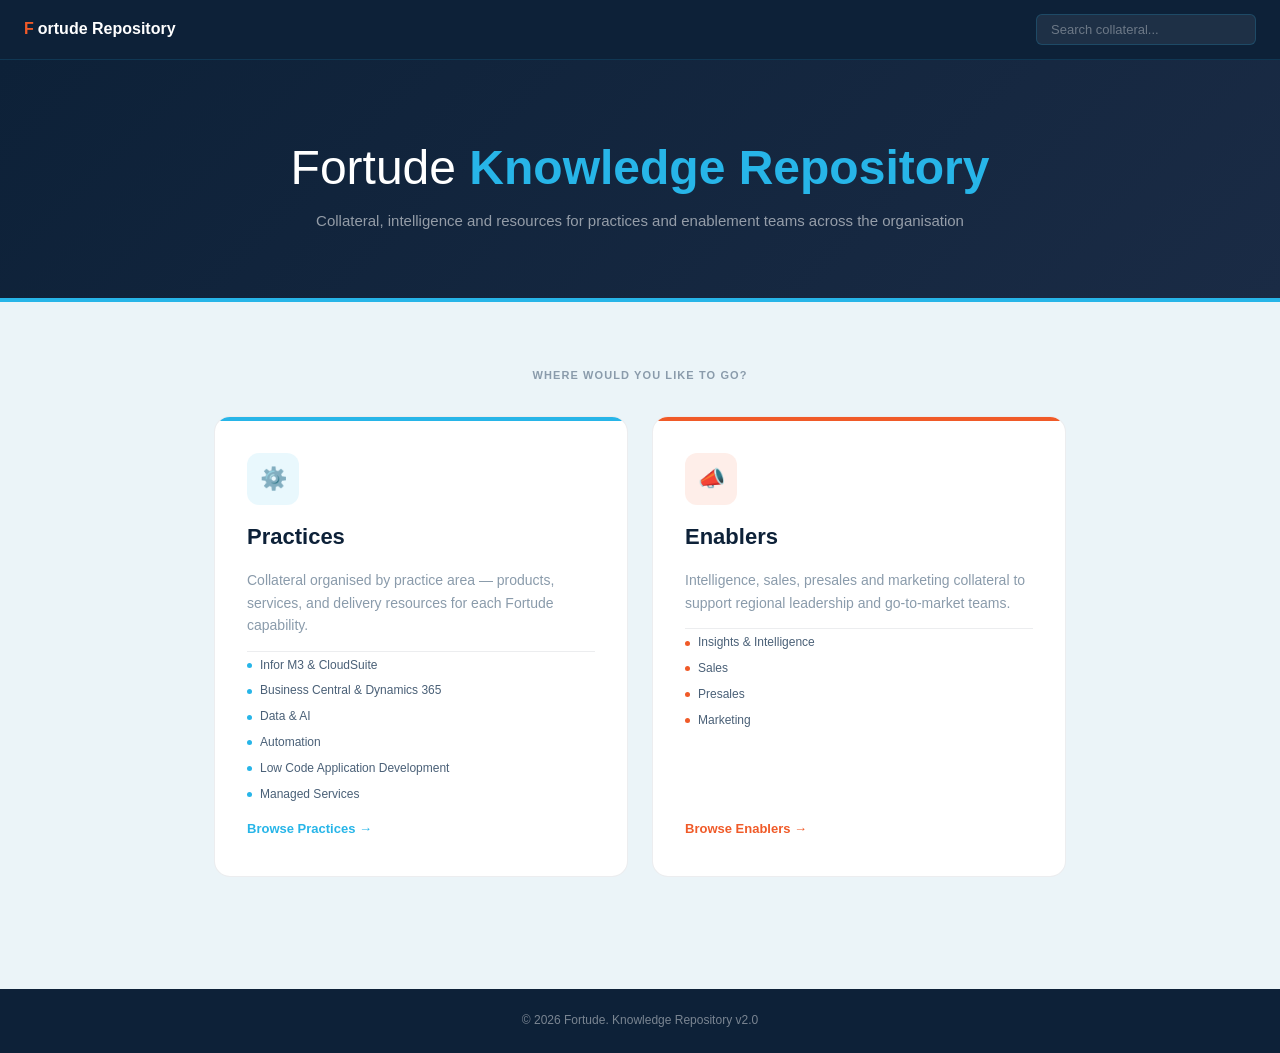
<file: index.html>
<!DOCTYPE html>
<html lang="en">
<head>
    <meta charset="UTF-8">
    <meta name="viewport" content="width=device-width, initial-scale=1.0">
    <title>Fortude Knowledge Repository</title>
    <link rel="stylesheet" href="assets/css/style.css">
    <style>
        body { display: flex; flex-direction: column; min-height: 100vh; }

        .choice-hero {
            background: linear-gradient(135deg, var(--navy) 0%, #1A2B45 100%);
            padding: 80px 40px 64px;
            text-align: center;
            border-bottom: 4px solid var(--cyan);
            flex-shrink: 0;
        }
        .choice-hero h1 {
            color: var(--white);
            font-size: 48px;
            font-weight: 300;
            line-height: 1.15;
            margin: 0 0 14px;
        }
        .choice-hero p {
            color: rgba(255,255,255,0.55);
            font-size: 15px;
            margin: 0;
        }

        .choice-section {
            max-width: 900px;
            margin: 0 auto;
            padding: 64px 24px;
            flex: 1;
        }
        .choice-label {
            text-align: center;
            font-size: 11px;
            font-weight: 700;
            letter-spacing: 0.1em;
            text-transform: uppercase;
            color: var(--muted);
            margin-bottom: 32px;
        }

        .choice-grid {
            display: grid;
            grid-template-columns: 1fr 1fr;
            gap: 24px;
        }

        .choice-card {
            background: var(--white);
            border: 1px solid var(--border);
            border-radius: 16px;
            padding: 36px 32px;
            text-decoration: none;
            color: var(--navy);
            transition: all 0.25s;
            display: flex;
            flex-direction: column;
            gap: 14px;
            position: relative;
            overflow: hidden;
        }
        .choice-card::before {
            content: '';
            position: absolute;
            top: 0; left: 0;
            width: 100%; height: 4px;
        }
        .choice-card.practices::before { background: var(--cyan); }
        .choice-card.enablers::before  { background: var(--orange); }

        .choice-card:hover {
            box-shadow: 0 8px 32px rgba(13,33,56,0.12);
            transform: translateY(-3px);
        }

        .choice-icon {
            width: 52px; height: 52px;
            border-radius: 12px;
            display: flex; align-items: center; justify-content: center;
            font-size: 22px;
        }
        .choice-card.practices .choice-icon { background: rgba(39,181,232,0.1); }
        .choice-card.enablers  .choice-icon { background: rgba(240,90,40,0.1); }

        .choice-title {
            font-size: 22px;
            font-weight: 700;
            color: var(--navy);
        }
        .choice-desc {
            font-size: 14px;
            color: var(--muted);
            line-height: 1.6;
        }

        .choice-subs {
            display: flex;
            flex-direction: column;
            gap: 6px;
            padding-top: 4px;
            border-top: 1px solid var(--border);
        }
        .choice-sub-item {
            font-size: 12px;
            color: var(--body);
            display: flex;
            align-items: center;
            gap: 8px;
        }
        .choice-sub-item::before {
            content: '';
            width: 5px; height: 5px;
            border-radius: 50%;
            flex-shrink: 0;
        }
        .choice-card.practices .choice-sub-item::before { background: var(--cyan); }
        .choice-card.enablers  .choice-sub-item::before { background: var(--orange); }

        .choice-arrow {
            margin-top: auto;
            font-size: 13px;
            font-weight: 600;
            display: flex;
            align-items: center;
            gap: 6px;
        }
        .choice-card.practices .choice-arrow { color: var(--cyan); }
        .choice-card.enablers  .choice-arrow { color: var(--orange); }

        @media (max-width: 640px) {
            .choice-grid { grid-template-columns: 1fr; }
            .choice-hero h1 { font-size: 34px; }
            .choice-section { padding: 40px 16px; }
        }
    </style>
</head>
<body>

    <!-- Navigation -->
    <nav class="global-nav">
        <div class="nav-top">
            <a href="index.html" class="nav-brand"><span class="brand-f">F</span>ortude Repository</a>
            <input type="text" class="nav-search" placeholder="Search collateral..." id="globalSearch">
        </div>
    </nav>

    <!-- Hero -->
    <section class="choice-hero">
        <h1>Fortude <span style="color:var(--cyan); font-weight:600;">Knowledge Repository</span></h1>
        <p>Collateral, intelligence and resources for practices and enablement teams across the organisation</p>
    </section>

    <!-- Choice -->
    <main class="choice-section">
        <p class="choice-label">Where would you like to go?</p>
        <div class="choice-grid">

            <a href="practices/index.html" class="choice-card practices">
                <div class="choice-icon">⚙️</div>
                <div class="choice-title">Practices</div>
                <p class="choice-desc">Collateral organised by practice area — products, services, and delivery resources for each Fortude capability.</p>
                <div class="choice-subs">
                    <div class="choice-sub-item">Infor M3 &amp; CloudSuite</div>
                    <div class="choice-sub-item">Business Central &amp; Dynamics 365</div>
                    <div class="choice-sub-item">Data &amp; AI</div>
                    <div class="choice-sub-item">Automation</div>
                    <div class="choice-sub-item">Low Code Application Development</div>
                    <div class="choice-sub-item">Managed Services</div>
                </div>
                <div class="choice-arrow">Browse Practices →</div>
            </a>

            <a href="enablers/index.html" class="choice-card enablers">
                <div class="choice-icon">📣</div>
                <div class="choice-title">Enablers</div>
                <p class="choice-desc">Intelligence, sales, presales and marketing collateral to support regional leadership and go-to-market teams.</p>
                <div class="choice-subs">
                    <div class="choice-sub-item">Insights &amp; Intelligence</div>
                    <div class="choice-sub-item">Sales</div>
                    <div class="choice-sub-item">Presales</div>
                    <div class="choice-sub-item">Marketing</div>
                </div>
                <div class="choice-arrow">Browse Enablers →</div>
            </a>

        </div>
    </main>

    <footer class="footer">
        <p>&copy; 2026 Fortude. Knowledge Repository v2.0</p>
    </footer>

</body>
</html>
</file>
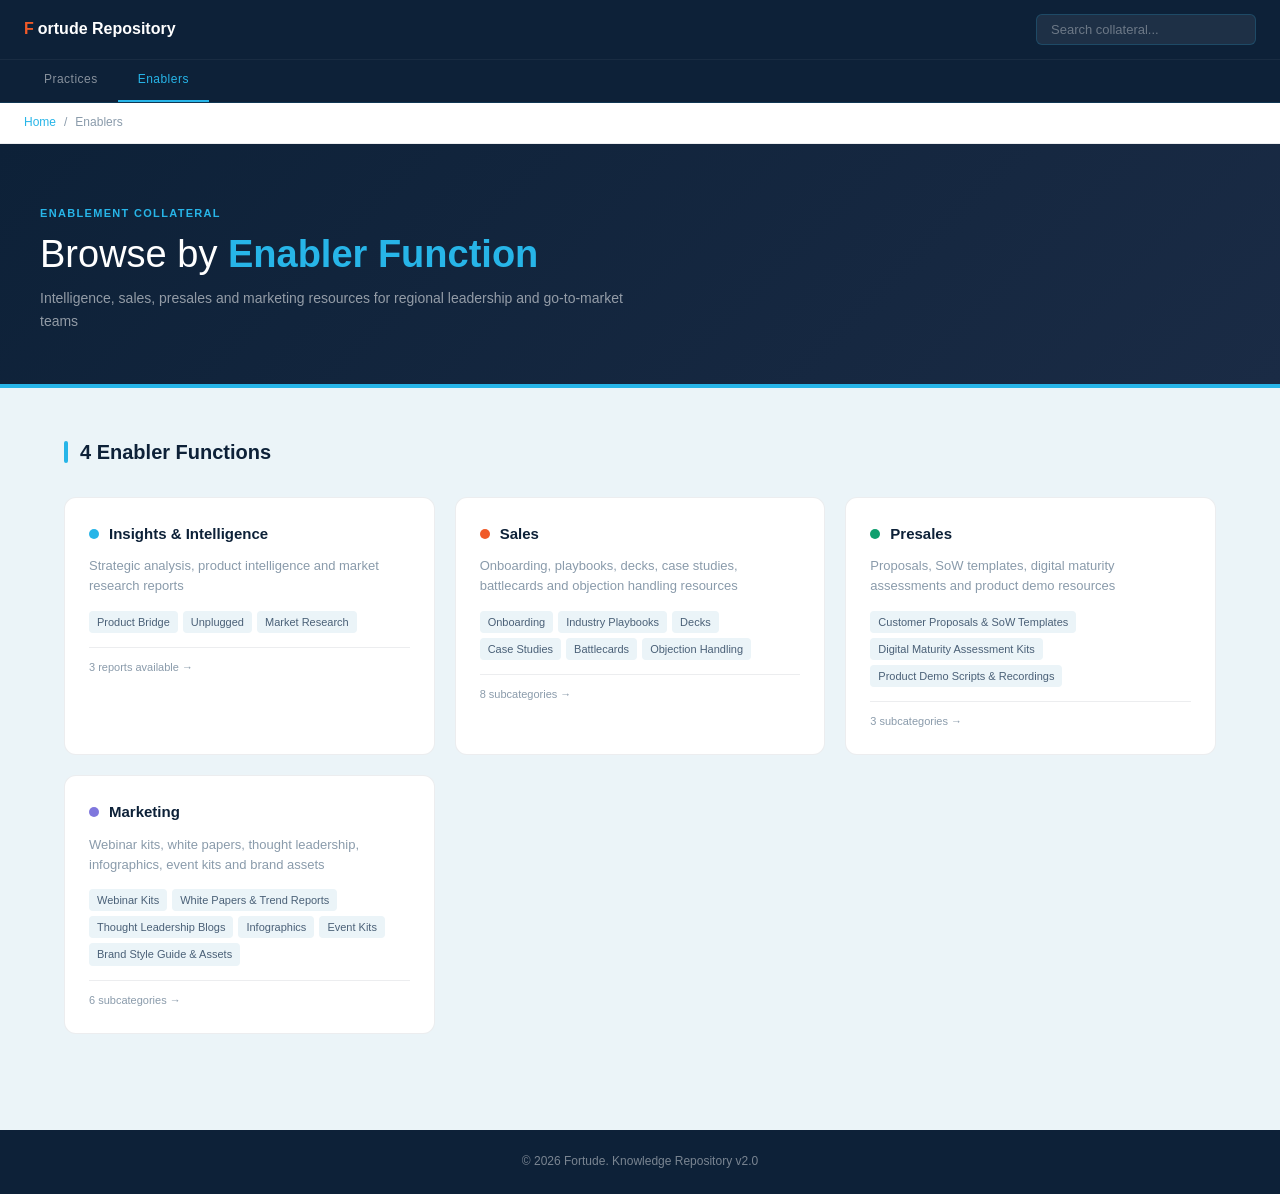
<file: enablers/index.html>
<!DOCTYPE html>
<html lang="en">
<head>
    <meta charset="UTF-8">
    <meta name="viewport" content="width=device-width, initial-scale=1.0">
    <title>Enablers — Fortude Repository</title>
    <link rel="stylesheet" href="../assets/css/style.css">
</head>
<body>

    <nav class="global-nav">
        <div class="nav-top">
            <a href="../index.html" class="nav-brand"><span class="brand-f">F</span>ortude Repository</a>
            <input type="text" class="nav-search" placeholder="Search collateral...">
        </div>
        <div class="nav-tabs">
            <a href="../practices/index.html" class="nav-tab">Practices</a>
            <a href="index.html" class="nav-tab active">Enablers</a>
        </div>
    </nav>

    <div class="breadcrumb">
        <a href="../index.html">Home</a>
        <span>/</span>
        <span>Enablers</span>
    </div>

    <section class="hero">
        <div class="hero-content">
            <div class="hero-eyebrow">Enablement Collateral</div>
            <h1>Browse by <span class="hero-accent">Enabler Function</span></h1>
            <p>Intelligence, sales, presales and marketing resources for regional leadership and go-to-market teams</p>
        </div>
    </section>

    <main class="container">
        <h2 class="section-title">4 Enabler Functions</h2>
        <div class="overview-grid">

            <a href="insights-intelligence.html" class="overview-card">
                <div class="ov-dot-row">
                    <div class="ov-dot" style="background:var(--cyan)"></div>
                    <div class="ov-name">Insights &amp; Intelligence</div>
                </div>
                <div class="ov-desc">Strategic analysis, product intelligence and market research reports</div>
                <div class="ov-subs">
                    <span class="ov-sub">Product Bridge</span>
                    <span class="ov-sub">Unplugged</span>
                    <span class="ov-sub">Market Research</span>
                </div>
                <div class="ov-count">3 reports available →</div>
            </a>

            <a href="sales.html" class="overview-card">
                <div class="ov-dot-row">
                    <div class="ov-dot" style="background:var(--orange)"></div>
                    <div class="ov-name">Sales</div>
                </div>
                <div class="ov-desc">Onboarding, playbooks, decks, case studies, battlecards and objection handling resources</div>
                <div class="ov-subs">
                    <span class="ov-sub">Onboarding</span>
                    <span class="ov-sub">Industry Playbooks</span>
                    <span class="ov-sub">Decks</span>
                    <span class="ov-sub">Case Studies</span>
                    <span class="ov-sub">Battlecards</span>
                    <span class="ov-sub">Objection Handling</span>
                </div>
                <div class="ov-count">8 subcategories →</div>
            </a>

            <a href="presales.html" class="overview-card">
                <div class="ov-dot-row">
                    <div class="ov-dot" style="background:var(--green)"></div>
                    <div class="ov-name">Presales</div>
                </div>
                <div class="ov-desc">Proposals, SoW templates, digital maturity assessments and product demo resources</div>
                <div class="ov-subs">
                    <span class="ov-sub">Customer Proposals &amp; SoW Templates</span>
                    <span class="ov-sub">Digital Maturity Assessment Kits</span>
                    <span class="ov-sub">Product Demo Scripts &amp; Recordings</span>
                </div>
                <div class="ov-count">3 subcategories →</div>
            </a>

            <a href="marketing.html" class="overview-card">
                <div class="ov-dot-row">
                    <div class="ov-dot" style="background:var(--purple)"></div>
                    <div class="ov-name">Marketing</div>
                </div>
                <div class="ov-desc">Webinar kits, white papers, thought leadership, infographics, event kits and brand assets</div>
                <div class="ov-subs">
                    <span class="ov-sub">Webinar Kits</span>
                    <span class="ov-sub">White Papers &amp; Trend Reports</span>
                    <span class="ov-sub">Thought Leadership Blogs</span>
                    <span class="ov-sub">Infographics</span>
                    <span class="ov-sub">Event Kits</span>
                    <span class="ov-sub">Brand Style Guide &amp; Assets</span>
                </div>
                <div class="ov-count">6 subcategories →</div>
            </a>

        </div>
    </main>

    <footer class="footer">
        <p>&copy; 2026 Fortude. Knowledge Repository v2.0</p>
    </footer>

</body>
</html>
</file>
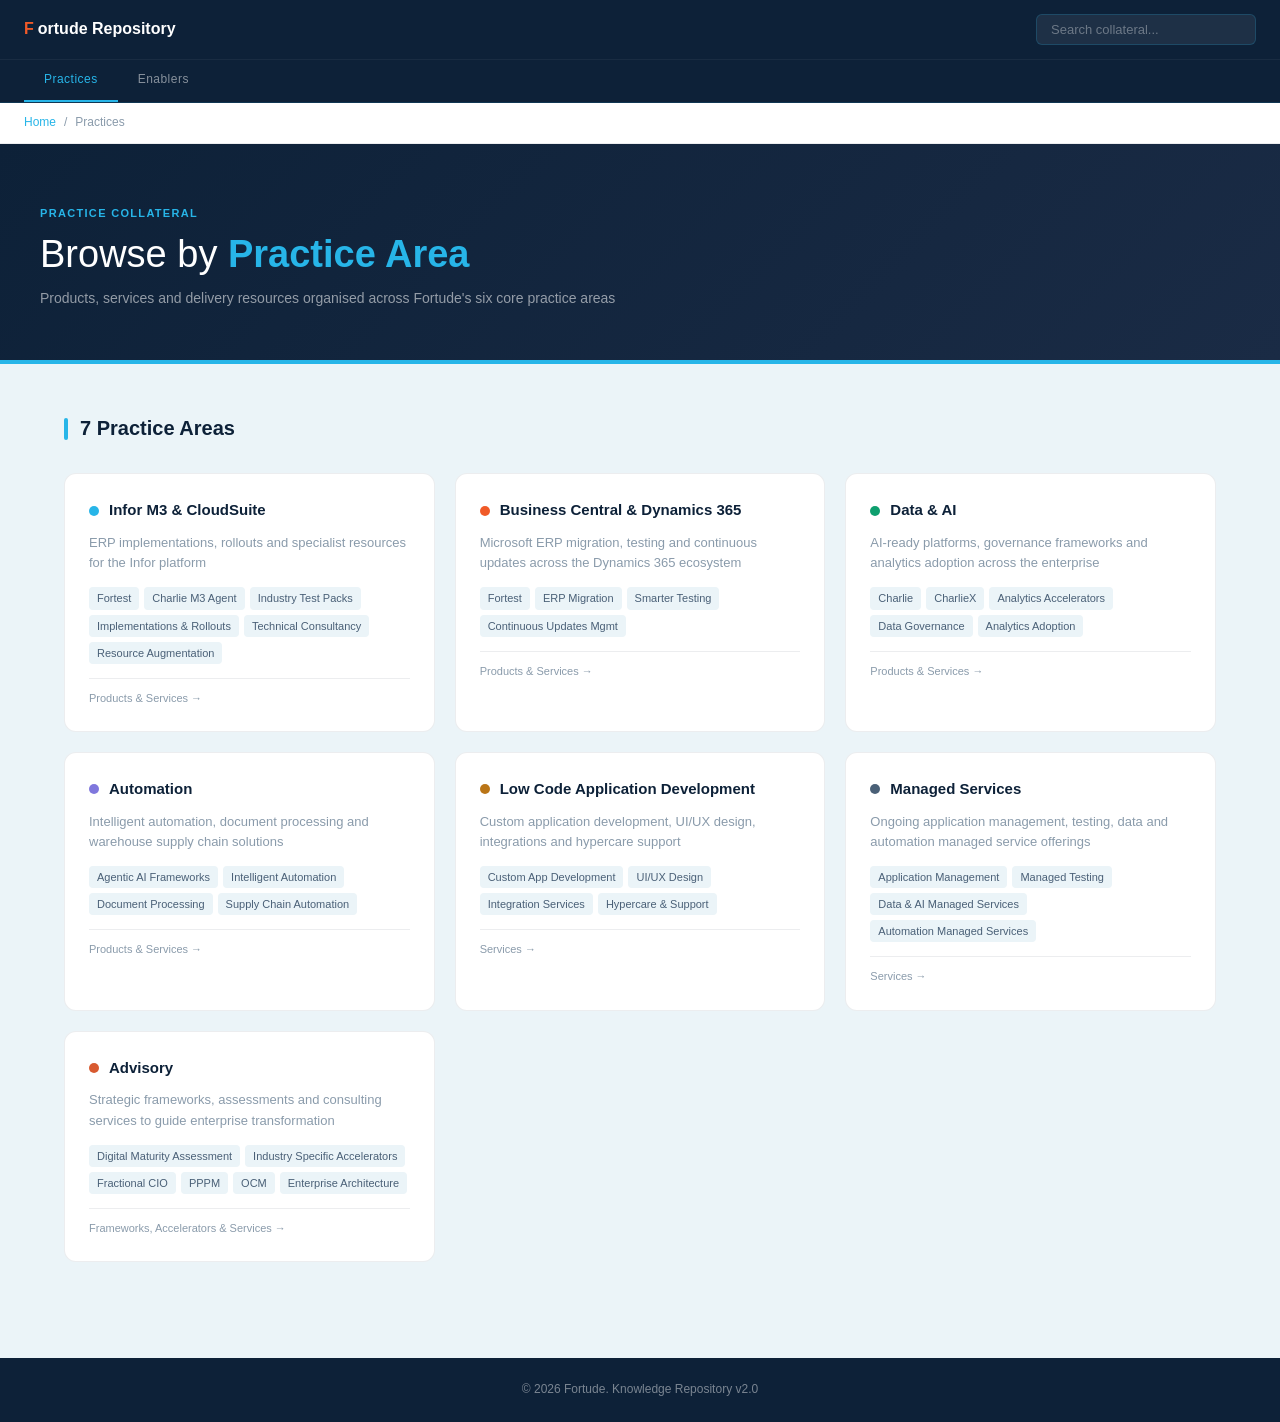
<file: practices/index.html>
<!DOCTYPE html>
<html lang="en">
<head>
    <meta charset="UTF-8">
    <meta name="viewport" content="width=device-width, initial-scale=1.0">
    <title>Practices — Fortude Repository</title>
    <link rel="stylesheet" href="../assets/css/style.css">
</head>
<body>

    <nav class="global-nav">
        <div class="nav-top">
            <a href="../index.html" class="nav-brand"><span class="brand-f">F</span>ortude Repository</a>
            <input type="text" class="nav-search" placeholder="Search collateral...">
        </div>
        <div class="nav-tabs">
            <a href="index.html" class="nav-tab active">Practices</a>
            <a href="../enablers/index.html" class="nav-tab">Enablers</a>
        </div>
    </nav>

    <div class="breadcrumb">
        <a href="../index.html">Home</a>
        <span>/</span>
        <span>Practices</span>
    </div>

    <section class="hero">
        <div class="hero-content">
            <div class="hero-eyebrow">Practice Collateral</div>
            <h1>Browse by <span class="hero-accent">Practice Area</span></h1>
            <p>Products, services and delivery resources organised across Fortude's six core practice areas</p>
        </div>
    </section>

    <main class="container">
        <h2 class="section-title">7 Practice Areas</h2>
        <div class="overview-grid">

            <a href="infor-m3-cloudsuite.html" class="overview-card">
                <div class="ov-dot-row">
                    <div class="ov-dot" style="background:var(--cyan)"></div>
                    <div class="ov-name">Infor M3 &amp; CloudSuite</div>
                </div>
                <div class="ov-desc">ERP implementations, rollouts and specialist resources for the Infor platform</div>
                <div class="ov-subs">
                    <span class="ov-sub">Fortest</span>
                    <span class="ov-sub">Charlie M3 Agent</span>
                    <span class="ov-sub">Industry Test Packs</span>
                    <span class="ov-sub">Implementations &amp; Rollouts</span>
                    <span class="ov-sub">Technical Consultancy</span>
                    <span class="ov-sub">Resource Augmentation</span>
                </div>
                <div class="ov-count">Products &amp; Services →</div>
            </a>

            <a href="business-central.html" class="overview-card">
                <div class="ov-dot-row">
                    <div class="ov-dot" style="background:var(--orange)"></div>
                    <div class="ov-name">Business Central &amp; Dynamics 365</div>
                </div>
                <div class="ov-desc">Microsoft ERP migration, testing and continuous updates across the Dynamics 365 ecosystem</div>
                <div class="ov-subs">
                    <span class="ov-sub">Fortest</span>
                    <span class="ov-sub">ERP Migration</span>
                    <span class="ov-sub">Smarter Testing</span>
                    <span class="ov-sub">Continuous Updates Mgmt</span>
                </div>
                <div class="ov-count">Products &amp; Services →</div>
            </a>

            <a href="data-ai.html" class="overview-card">
                <div class="ov-dot-row">
                    <div class="ov-dot" style="background:var(--green)"></div>
                    <div class="ov-name">Data &amp; AI</div>
                </div>
                <div class="ov-desc">AI-ready platforms, governance frameworks and analytics adoption across the enterprise</div>
                <div class="ov-subs">
                    <span class="ov-sub">Charlie</span>
                    <span class="ov-sub">CharlieX</span>
                    <span class="ov-sub">Analytics Accelerators</span>
                    <span class="ov-sub">Data Governance</span>
                    <span class="ov-sub">Analytics Adoption</span>
                </div>
                <div class="ov-count">Products &amp; Services →</div>
            </a>

            <a href="automation.html" class="overview-card">
                <div class="ov-dot-row">
                    <div class="ov-dot" style="background:var(--purple)"></div>
                    <div class="ov-name">Automation</div>
                </div>
                <div class="ov-desc">Intelligent automation, document processing and warehouse supply chain solutions</div>
                <div class="ov-subs">
                    <span class="ov-sub">Agentic AI Frameworks</span>
                    <span class="ov-sub">Intelligent Automation</span>
                    <span class="ov-sub">Document Processing</span>
                    <span class="ov-sub">Supply Chain Automation</span>
                </div>
                <div class="ov-count">Products &amp; Services →</div>
            </a>

            <a href="low-code.html" class="overview-card">
                <div class="ov-dot-row">
                    <div class="ov-dot" style="background:var(--amber)"></div>
                    <div class="ov-name">Low Code Application Development</div>
                </div>
                <div class="ov-desc">Custom application development, UI/UX design, integrations and hypercare support</div>
                <div class="ov-subs">
                    <span class="ov-sub">Custom App Development</span>
                    <span class="ov-sub">UI/UX Design</span>
                    <span class="ov-sub">Integration Services</span>
                    <span class="ov-sub">Hypercare &amp; Support</span>
                </div>
                <div class="ov-count">Services →</div>
            </a>

            <a href="managed-services.html" class="overview-card">
                <div class="ov-dot-row">
                    <div class="ov-dot" style="background:var(--slate)"></div>
                    <div class="ov-name">Managed Services</div>
                </div>
                <div class="ov-desc">Ongoing application management, testing, data and automation managed service offerings</div>
                <div class="ov-subs">
                    <span class="ov-sub">Application Management</span>
                    <span class="ov-sub">Managed Testing</span>
                    <span class="ov-sub">Data &amp; AI Managed Services</span>
                    <span class="ov-sub">Automation Managed Services</span>
                </div>
                <div class="ov-count">Services →</div>
            </a>

            <a href="advisory.html" class="overview-card">
                <div class="ov-dot-row">
                    <div class="ov-dot" style="background:#D85A30"></div>
                    <div class="ov-name">Advisory</div>
                </div>
                <div class="ov-desc">Strategic frameworks, assessments and consulting services to guide enterprise transformation</div>
                <div class="ov-subs">
                    <span class="ov-sub">Digital Maturity Assessment</span>
                    <span class="ov-sub">Industry Specific Accelerators</span>
                    <span class="ov-sub">Fractional CIO</span>
                    <span class="ov-sub">PPPM</span>
                    <span class="ov-sub">OCM</span>
                    <span class="ov-sub">Enterprise Architecture</span>
                </div>
                <div class="ov-count">Frameworks, Accelerators &amp; Services →</div>
            </a>

        </div>
    </main>

    <footer class="footer">
        <p>&copy; 2026 Fortude. Knowledge Repository v2.0</p>
    </footer>

</body>
</html>
</file>
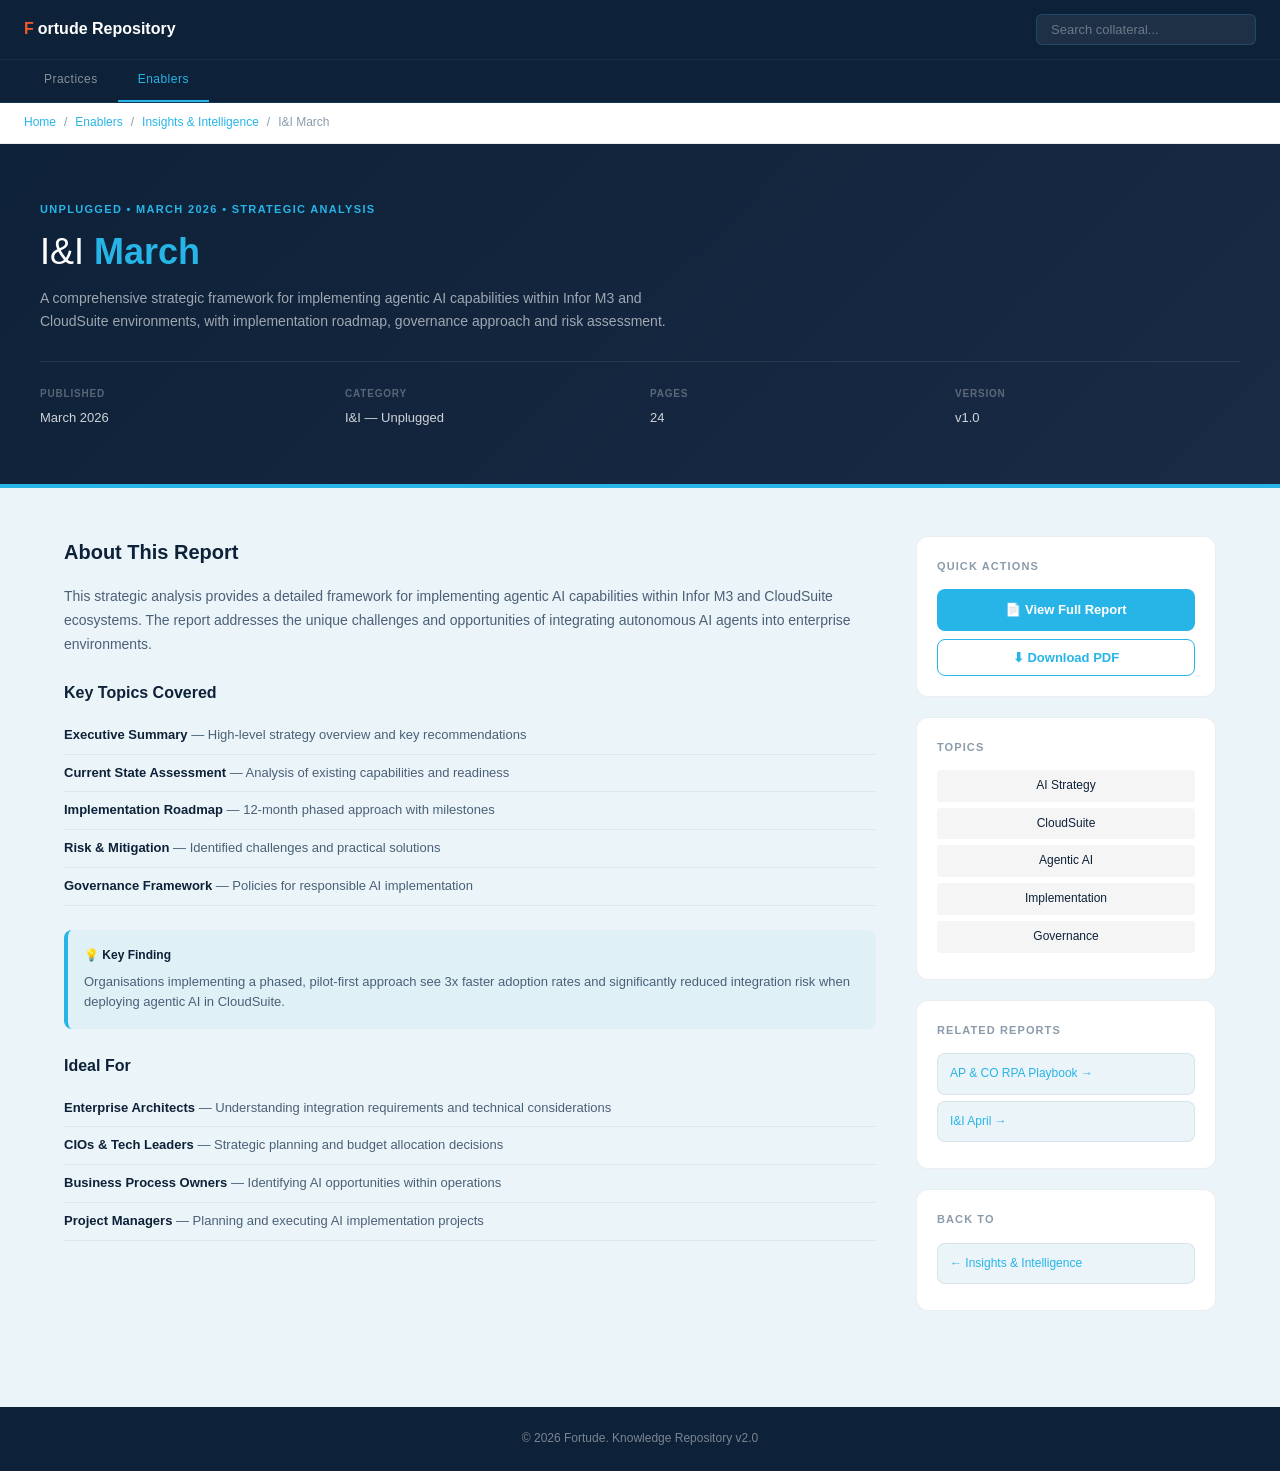
<file: reports/agentic-ai-strategy/index.html>
<!DOCTYPE html>
<html lang="en">
<head>
    <meta charset="UTF-8">
    <meta name="viewport" content="width=device-width, initial-scale=1.0">
    <title>I&amp;I March — Fortude Repository</title>
    <link rel="stylesheet" href="../../assets/css/style.css">
    <style>
        .report-header { background: linear-gradient(135deg, var(--navy) 0%, #1A2B45 100%); padding: 56px 40px; border-bottom: 4px solid var(--cyan); }
        .report-header-content { max-width: 1200px; margin: 0 auto; }
        .report-eyebrow { color: var(--cyan); font-size: 11px; font-weight: 700; letter-spacing: 0.12em; text-transform: uppercase; margin-bottom: 12px; }
        .report-header h1 { color: var(--white); font-size: 36px; line-height: 1.2; margin: 0 0 14px; font-weight: 300; }
        .report-header h1 span { color: var(--cyan); font-weight: 600; }
        .report-subtitle { color: rgba(255,255,255,0.6); font-size: 14px; line-height: 1.65; margin: 0 0 28px; max-width: 660px; }
        .meta-grid { display: grid; grid-template-columns: repeat(4,1fr); gap: 20px; padding-top: 24px; border-top: 1px solid rgba(255,255,255,0.08); }
        .meta-label { font-size: 10px; color: rgba(255,255,255,0.3); text-transform: uppercase; letter-spacing: 0.08em; margin-bottom: 4px; font-weight: 700; }
        .meta-value { font-size: 13px; color: rgba(255,255,255,0.8); font-weight: 500; }
        .report-body { max-width: 1200px; margin: 0 auto; padding: 48px 24px; display: grid; grid-template-columns: 1fr 300px; gap: 40px; }
        .report-main h2 { color: var(--navy); font-size: 20px; margin: 0 0 16px; font-weight: 600; }
        .report-main p { margin: 0 0 20px; line-height: 1.7; color: var(--body); }
        .report-main h3 { color: var(--navy); font-size: 16px; margin: 24px 0 10px; font-weight: 600; }
        .report-main ul { list-style: none; padding: 0; margin: 0 0 20px; }
        .report-main li { padding: 8px 0; border-bottom: 1px solid rgba(13,33,56,0.06); font-size: 13px; color: var(--body); line-height: 1.6; }
        .report-main li strong { color: var(--navy); }
        .key-finding { background: rgba(39,181,232,0.06); border-left: 4px solid var(--cyan); padding: 16px; border-radius: 8px; margin: 24px 0; }
        .key-finding-title { font-size: 12px; font-weight: 600; color: var(--navy); margin-bottom: 6px; }
        .key-finding p { font-size: 13px; color: var(--body); margin: 0; line-height: 1.6; }
        .sidebar { display: flex; flex-direction: column; gap: 20px; }
        .sidebar-box { background: var(--white); border: 1px solid var(--border); border-radius: 12px; padding: 20px; }
        .sidebar-title { color: var(--muted); font-size: 11px; font-weight: 700; text-transform: uppercase; letter-spacing: 0.1em; margin: 0 0 14px; }
        .topic-tag { background: #F5F5F5; color: var(--navy); font-size: 12px; padding: 6px 8px; border-radius: 4px; text-align: center; display: block; margin-bottom: 6px; }
        .related-link { padding: 10px 12px; background: var(--ice); border: 1px solid var(--border); border-radius: 8px; text-decoration: none; color: var(--cyan); font-size: 12px; display: block; margin-bottom: 6px; transition: all 0.2s; }
        .related-link:hover { background: rgba(39,181,232,0.06); border-color: var(--cyan); }
        @media (max-width: 768px) {
            .report-body { grid-template-columns: 1fr; }
            .meta-grid { grid-template-columns: repeat(2,1fr); }
        }
    </style>
</head>
<body>

    <nav class="global-nav">
        <div class="nav-top">
            <a href="../../index.html" class="nav-brand"><span class="brand-f">F</span>ortude Repository</a>
            <input type="text" class="nav-search" placeholder="Search collateral...">
        </div>
        <div class="nav-tabs">
            <a href="../../practices/index.html" class="nav-tab">Practices</a>
            <a href="../../enablers/index.html" class="nav-tab active">Enablers</a>
        </div>
    </nav>

    <div class="breadcrumb">
        <a href="../../index.html">Home</a>
        <span>/</span>
        <a href="../../enablers/index.html">Enablers</a>
        <span>/</span>
        <a href="../../enablers/insights-intelligence.html">Insights &amp; Intelligence</a>
        <span>/</span>
        <span>I&amp;I March</span>
    </div>

    <section class="report-header">
        <div class="report-header-content">
            <div class="report-eyebrow">Unplugged • March 2026 • Strategic Analysis</div>
            <h1>I&amp;I <span>March</span></h1>
            <p class="report-subtitle">A comprehensive strategic framework for implementing agentic AI capabilities within Infor M3 and CloudSuite environments, with implementation roadmap, governance approach and risk assessment.</p>
            <div class="meta-grid">
                <div><div class="meta-label">Published</div><div class="meta-value">March 2026</div></div>
                <div><div class="meta-label">Category</div><div class="meta-value">I&amp;I — Unplugged</div></div>
                <div><div class="meta-label">Pages</div><div class="meta-value">24</div></div>
                <div><div class="meta-label">Version</div><div class="meta-value">v1.0</div></div>
            </div>
        </div>
    </section>

    <section class="report-body">
        <div class="report-main">
            <h2>About This Report</h2>
            <p>This strategic analysis provides a detailed framework for implementing agentic AI capabilities within Infor M3 and CloudSuite ecosystems. The report addresses the unique challenges and opportunities of integrating autonomous AI agents into enterprise environments.</p>

            <h3>Key Topics Covered</h3>
            <ul>
                <li><strong>Executive Summary</strong> — High-level strategy overview and key recommendations</li>
                <li><strong>Current State Assessment</strong> — Analysis of existing capabilities and readiness</li>
                <li><strong>Implementation Roadmap</strong> — 12-month phased approach with milestones</li>
                <li><strong>Risk &amp; Mitigation</strong> — Identified challenges and practical solutions</li>
                <li><strong>Governance Framework</strong> — Policies for responsible AI implementation</li>
            </ul>

            <div class="key-finding">
                <div class="key-finding-title">💡 Key Finding</div>
                <p>Organisations implementing a phased, pilot-first approach see 3x faster adoption rates and significantly reduced integration risk when deploying agentic AI in CloudSuite.</p>
            </div>

            <h3>Ideal For</h3>
            <ul>
                <li><strong>Enterprise Architects</strong> — Understanding integration requirements and technical considerations</li>
                <li><strong>CIOs &amp; Tech Leaders</strong> — Strategic planning and budget allocation decisions</li>
                <li><strong>Business Process Owners</strong> — Identifying AI opportunities within operations</li>
                <li><strong>Project Managers</strong> — Planning and executing AI implementation projects</li>
            </ul>
        </div>

        <aside class="sidebar">
            <div class="sidebar-box">
                <h4 class="sidebar-title">Quick Actions</h4>
                <a href="full-report.html" class="btn btn-primary" style="display:block;margin-bottom:8px;">📄 View Full Report</a>
                <button class="btn btn-secondary">⬇ Download PDF</button>
            </div>
            <div class="sidebar-box">
                <h4 class="sidebar-title">Topics</h4>
                <span class="topic-tag">AI Strategy</span>
                <span class="topic-tag">CloudSuite</span>
                <span class="topic-tag">Agentic AI</span>
                <span class="topic-tag">Implementation</span>
                <span class="topic-tag">Governance</span>
            </div>
            <div class="sidebar-box">
                <h4 class="sidebar-title">Related Reports</h4>
                <a href="../rpa-playbook/index.html" class="related-link">AP &amp; CO RPA Playbook →</a>
                <a href="../it-market-trends/index.html" class="related-link">I&amp;I April →</a>
            </div>
            <div class="sidebar-box">
                <h4 class="sidebar-title">Back To</h4>
                <a href="../../enablers/insights-intelligence.html" class="related-link">← Insights &amp; Intelligence</a>
            </div>
        </aside>
    </section>

    <footer class="footer">
        <p>&copy; 2026 Fortude. Knowledge Repository v2.0</p>
    </footer>

</body>
</html>
</file>
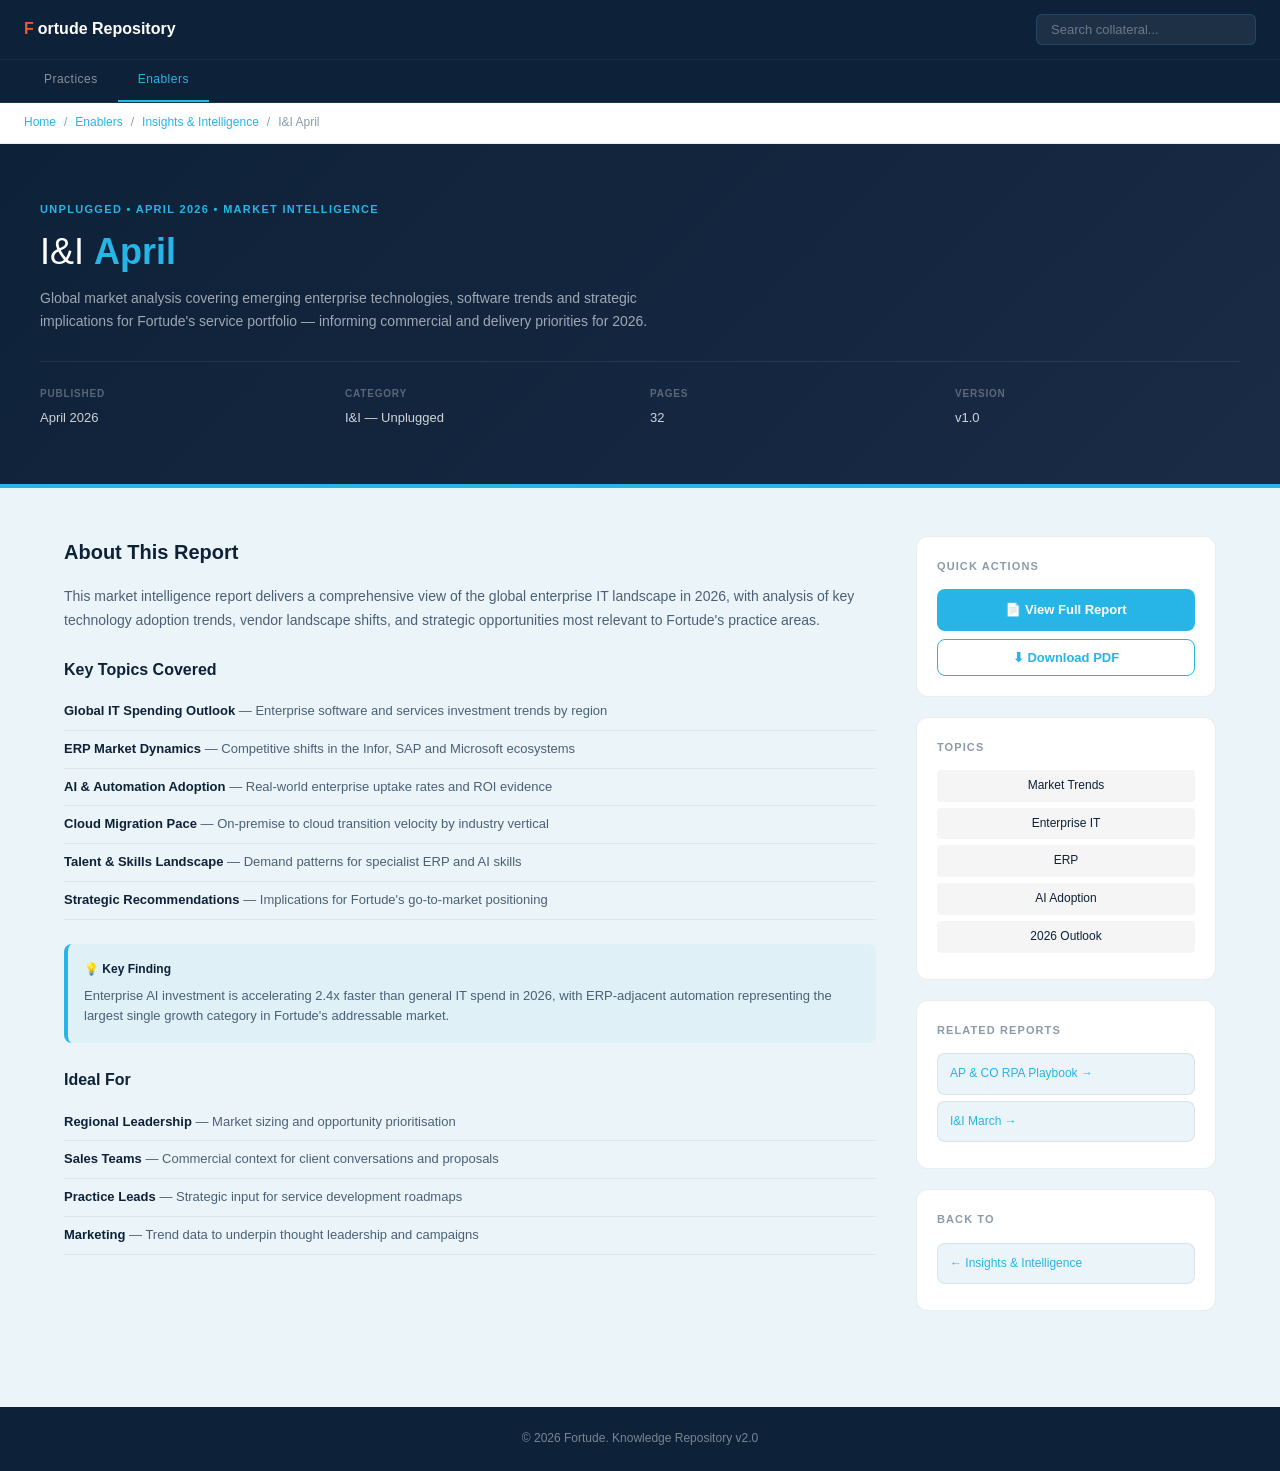
<file: reports/it-market-trends/index.html>
<!DOCTYPE html>
<html lang="en">
<head>
    <meta charset="UTF-8">
    <meta name="viewport" content="width=device-width, initial-scale=1.0">
    <title>I&amp;I April — Fortude Repository</title>
    <link rel="stylesheet" href="../../assets/css/style.css">
    <style>
        .report-header { background: linear-gradient(135deg, var(--navy) 0%, #1A2B45 100%); padding: 56px 40px; border-bottom: 4px solid var(--cyan); }
        .report-header-content { max-width: 1200px; margin: 0 auto; }
        .report-eyebrow { color: var(--cyan); font-size: 11px; font-weight: 700; letter-spacing: 0.12em; text-transform: uppercase; margin-bottom: 12px; }
        .report-header h1 { color: var(--white); font-size: 36px; line-height: 1.2; margin: 0 0 14px; font-weight: 300; }
        .report-header h1 span { color: var(--cyan); font-weight: 600; }
        .report-subtitle { color: rgba(255,255,255,0.6); font-size: 14px; line-height: 1.65; margin: 0 0 28px; max-width: 660px; }
        .meta-grid { display: grid; grid-template-columns: repeat(4,1fr); gap: 20px; padding-top: 24px; border-top: 1px solid rgba(255,255,255,0.08); }
        .meta-label { font-size: 10px; color: rgba(255,255,255,0.3); text-transform: uppercase; letter-spacing: 0.08em; margin-bottom: 4px; font-weight: 700; }
        .meta-value { font-size: 13px; color: rgba(255,255,255,0.8); font-weight: 500; }
        .report-body { max-width: 1200px; margin: 0 auto; padding: 48px 24px; display: grid; grid-template-columns: 1fr 300px; gap: 40px; }
        .report-main h2 { color: var(--navy); font-size: 20px; margin: 0 0 16px; font-weight: 600; }
        .report-main p { margin: 0 0 20px; line-height: 1.7; color: var(--body); }
        .report-main h3 { color: var(--navy); font-size: 16px; margin: 24px 0 10px; font-weight: 600; }
        .report-main ul { list-style: none; padding: 0; margin: 0 0 20px; }
        .report-main li { padding: 8px 0; border-bottom: 1px solid rgba(13,33,56,0.06); font-size: 13px; color: var(--body); line-height: 1.6; }
        .report-main li strong { color: var(--navy); }
        .key-finding { background: rgba(39,181,232,0.06); border-left: 4px solid var(--cyan); padding: 16px; border-radius: 8px; margin: 24px 0; }
        .key-finding-title { font-size: 12px; font-weight: 600; color: var(--navy); margin-bottom: 6px; }
        .key-finding p { font-size: 13px; color: var(--body); margin: 0; line-height: 1.6; }
        .sidebar { display: flex; flex-direction: column; gap: 20px; }
        .sidebar-box { background: var(--white); border: 1px solid var(--border); border-radius: 12px; padding: 20px; }
        .sidebar-title { color: var(--muted); font-size: 11px; font-weight: 700; text-transform: uppercase; letter-spacing: 0.1em; margin: 0 0 14px; }
        .topic-tag { background: #F5F5F5; color: var(--navy); font-size: 12px; padding: 6px 8px; border-radius: 4px; text-align: center; display: block; margin-bottom: 6px; }
        .related-link { padding: 10px 12px; background: var(--ice); border: 1px solid var(--border); border-radius: 8px; text-decoration: none; color: var(--cyan); font-size: 12px; display: block; margin-bottom: 6px; transition: all 0.2s; }
        .related-link:hover { background: rgba(39,181,232,0.06); border-color: var(--cyan); }
        @media (max-width: 768px) {
            .report-body { grid-template-columns: 1fr; }
            .meta-grid { grid-template-columns: repeat(2,1fr); }
        }
    </style>
</head>
<body>

    <nav class="global-nav">
        <div class="nav-top">
            <a href="../../index.html" class="nav-brand"><span class="brand-f">F</span>ortude Repository</a>
            <input type="text" class="nav-search" placeholder="Search collateral...">
        </div>
        <div class="nav-tabs">
            <a href="../../practices/index.html" class="nav-tab">Practices</a>
            <a href="../../enablers/index.html" class="nav-tab active">Enablers</a>
        </div>
    </nav>

    <div class="breadcrumb">
        <a href="../../index.html">Home</a>
        <span>/</span>
        <a href="../../enablers/index.html">Enablers</a>
        <span>/</span>
        <a href="../../enablers/insights-intelligence.html">Insights &amp; Intelligence</a>
        <span>/</span>
        <span>I&amp;I April</span>
    </div>

    <section class="report-header">
        <div class="report-header-content">
            <div class="report-eyebrow">Unplugged • April 2026 • Market Intelligence</div>
            <h1>I&amp;I <span>April</span></h1>
            <p class="report-subtitle">Global market analysis covering emerging enterprise technologies, software trends and strategic implications for Fortude's service portfolio — informing commercial and delivery priorities for 2026.</p>
            <div class="meta-grid">
                <div><div class="meta-label">Published</div><div class="meta-value">April 2026</div></div>
                <div><div class="meta-label">Category</div><div class="meta-value">I&amp;I — Unplugged</div></div>
                <div><div class="meta-label">Pages</div><div class="meta-value">32</div></div>
                <div><div class="meta-label">Version</div><div class="meta-value">v1.0</div></div>
            </div>
        </div>
    </section>

    <section class="report-body">
        <div class="report-main">
            <h2>About This Report</h2>
            <p>This market intelligence report delivers a comprehensive view of the global enterprise IT landscape in 2026, with analysis of key technology adoption trends, vendor landscape shifts, and strategic opportunities most relevant to Fortude's practice areas.</p>

            <h3>Key Topics Covered</h3>
            <ul>
                <li><strong>Global IT Spending Outlook</strong> — Enterprise software and services investment trends by region</li>
                <li><strong>ERP Market Dynamics</strong> — Competitive shifts in the Infor, SAP and Microsoft ecosystems</li>
                <li><strong>AI &amp; Automation Adoption</strong> — Real-world enterprise uptake rates and ROI evidence</li>
                <li><strong>Cloud Migration Pace</strong> — On-premise to cloud transition velocity by industry vertical</li>
                <li><strong>Talent &amp; Skills Landscape</strong> — Demand patterns for specialist ERP and AI skills</li>
                <li><strong>Strategic Recommendations</strong> — Implications for Fortude's go-to-market positioning</li>
            </ul>

            <div class="key-finding">
                <div class="key-finding-title">💡 Key Finding</div>
                <p>Enterprise AI investment is accelerating 2.4x faster than general IT spend in 2026, with ERP-adjacent automation representing the largest single growth category in Fortude's addressable market.</p>
            </div>

            <h3>Ideal For</h3>
            <ul>
                <li><strong>Regional Leadership</strong> — Market sizing and opportunity prioritisation</li>
                <li><strong>Sales Teams</strong> — Commercial context for client conversations and proposals</li>
                <li><strong>Practice Leads</strong> — Strategic input for service development roadmaps</li>
                <li><strong>Marketing</strong> — Trend data to underpin thought leadership and campaigns</li>
            </ul>
        </div>

        <aside class="sidebar">
            <div class="sidebar-box">
                <h4 class="sidebar-title">Quick Actions</h4>
                <a href="full-report.html" class="btn btn-primary" style="display:block;margin-bottom:8px;">📄 View Full Report</a>
                <button class="btn btn-secondary">⬇ Download PDF</button>
            </div>
            <div class="sidebar-box">
                <h4 class="sidebar-title">Topics</h4>
                <span class="topic-tag">Market Trends</span>
                <span class="topic-tag">Enterprise IT</span>
                <span class="topic-tag">ERP</span>
                <span class="topic-tag">AI Adoption</span>
                <span class="topic-tag">2026 Outlook</span>
            </div>
            <div class="sidebar-box">
                <h4 class="sidebar-title">Related Reports</h4>
                <a href="../rpa-playbook/index.html" class="related-link">AP &amp; CO RPA Playbook →</a>
                <a href="../agentic-ai-strategy/index.html" class="related-link">I&amp;I March →</a>
            </div>
            <div class="sidebar-box">
                <h4 class="sidebar-title">Back To</h4>
                <a href="../../enablers/insights-intelligence.html" class="related-link">← Insights &amp; Intelligence</a>
            </div>
        </aside>
    </section>

    <footer class="footer">
        <p>&copy; 2026 Fortude. Knowledge Repository v2.0</p>
    </footer>

</body>
</html>
</file>
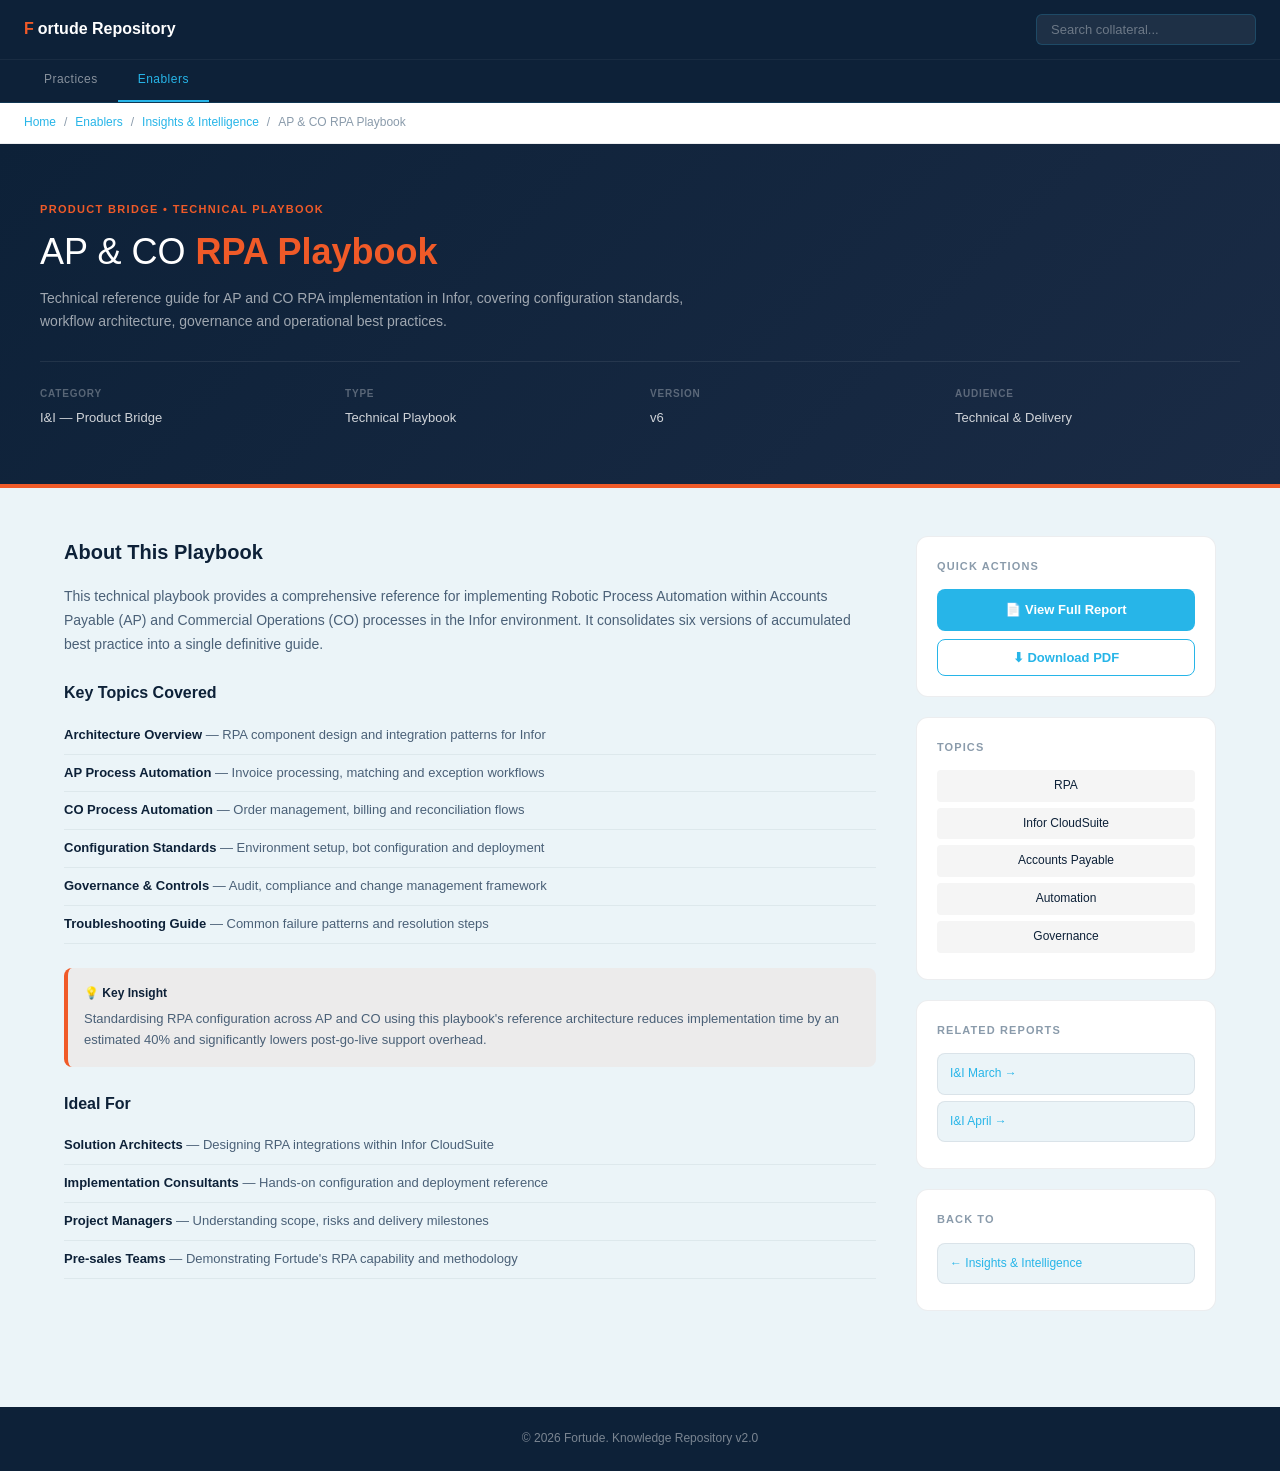
<file: reports/rpa-playbook/index.html>
<!DOCTYPE html>
<html lang="en">
<head>
    <meta charset="UTF-8">
    <meta name="viewport" content="width=device-width, initial-scale=1.0">
    <title>AP &amp; CO RPA Playbook — Fortude Repository</title>
    <link rel="stylesheet" href="../../assets/css/style.css">
    <style>
        .report-header { background: linear-gradient(135deg, var(--navy) 0%, #1A2B45 100%); padding: 56px 40px; border-bottom: 4px solid var(--orange); }
        .report-header-content { max-width: 1200px; margin: 0 auto; }
        .report-eyebrow { color: var(--orange); font-size: 11px; font-weight: 700; letter-spacing: 0.12em; text-transform: uppercase; margin-bottom: 12px; }
        .report-header h1 { color: var(--white); font-size: 36px; line-height: 1.2; margin: 0 0 14px; font-weight: 300; }
        .report-header h1 span { color: var(--orange); font-weight: 600; }
        .report-subtitle { color: rgba(255,255,255,0.6); font-size: 14px; line-height: 1.65; margin: 0 0 28px; max-width: 660px; }
        .meta-grid { display: grid; grid-template-columns: repeat(4,1fr); gap: 20px; padding-top: 24px; border-top: 1px solid rgba(255,255,255,0.08); }
        .meta-label { font-size: 10px; color: rgba(255,255,255,0.3); text-transform: uppercase; letter-spacing: 0.08em; margin-bottom: 4px; font-weight: 700; }
        .meta-value { font-size: 13px; color: rgba(255,255,255,0.8); font-weight: 500; }
        .report-body { max-width: 1200px; margin: 0 auto; padding: 48px 24px; display: grid; grid-template-columns: 1fr 300px; gap: 40px; }
        .report-main h2 { color: var(--navy); font-size: 20px; margin: 0 0 16px; font-weight: 600; }
        .report-main p { margin: 0 0 20px; line-height: 1.7; color: var(--body); }
        .report-main h3 { color: var(--navy); font-size: 16px; margin: 24px 0 10px; font-weight: 600; }
        .report-main ul { list-style: none; padding: 0; margin: 0 0 20px; }
        .report-main li { padding: 8px 0; border-bottom: 1px solid rgba(13,33,56,0.06); font-size: 13px; color: var(--body); line-height: 1.6; }
        .report-main li strong { color: var(--navy); }
        .key-finding { background: rgba(240,90,40,0.06); border-left: 4px solid var(--orange); padding: 16px; border-radius: 8px; margin: 24px 0; }
        .key-finding-title { font-size: 12px; font-weight: 600; color: var(--navy); margin-bottom: 6px; }
        .key-finding p { font-size: 13px; color: var(--body); margin: 0; line-height: 1.6; }
        .sidebar { display: flex; flex-direction: column; gap: 20px; }
        .sidebar-box { background: var(--white); border: 1px solid var(--border); border-radius: 12px; padding: 20px; }
        .sidebar-title { color: var(--muted); font-size: 11px; font-weight: 700; text-transform: uppercase; letter-spacing: 0.1em; margin: 0 0 14px; }
        .topic-tag { background: #F5F5F5; color: var(--navy); font-size: 12px; padding: 6px 8px; border-radius: 4px; text-align: center; display: block; margin-bottom: 6px; }
        .related-link { padding: 10px 12px; background: var(--ice); border: 1px solid var(--border); border-radius: 8px; text-decoration: none; color: var(--cyan); font-size: 12px; display: block; margin-bottom: 6px; transition: all 0.2s; }
        .related-link:hover { background: rgba(39,181,232,0.06); border-color: var(--cyan); }
        @media (max-width: 768px) {
            .report-body { grid-template-columns: 1fr; }
            .meta-grid { grid-template-columns: repeat(2,1fr); }
        }
    </style>
</head>
<body>

    <nav class="global-nav">
        <div class="nav-top">
            <a href="../../index.html" class="nav-brand"><span class="brand-f">F</span>ortude Repository</a>
            <input type="text" class="nav-search" placeholder="Search collateral...">
        </div>
        <div class="nav-tabs">
            <a href="../../practices/index.html" class="nav-tab">Practices</a>
            <a href="../../enablers/index.html" class="nav-tab active">Enablers</a>
        </div>
    </nav>

    <div class="breadcrumb">
        <a href="../../index.html">Home</a>
        <span>/</span>
        <a href="../../enablers/index.html">Enablers</a>
        <span>/</span>
        <a href="../../enablers/insights-intelligence.html">Insights &amp; Intelligence</a>
        <span>/</span>
        <span>AP &amp; CO RPA Playbook</span>
    </div>

    <section class="report-header">
        <div class="report-header-content">
            <div class="report-eyebrow">Product Bridge • Technical Playbook</div>
            <h1>AP &amp; CO <span>RPA Playbook</span></h1>
            <p class="report-subtitle">Technical reference guide for AP and CO RPA implementation in Infor, covering configuration standards, workflow architecture, governance and operational best practices.</p>
            <div class="meta-grid">
                <div><div class="meta-label">Category</div><div class="meta-value">I&amp;I — Product Bridge</div></div>
                <div><div class="meta-label">Type</div><div class="meta-value">Technical Playbook</div></div>
                <div><div class="meta-label">Version</div><div class="meta-value">v6</div></div>
                <div><div class="meta-label">Audience</div><div class="meta-value">Technical &amp; Delivery</div></div>
            </div>
        </div>
    </section>

    <section class="report-body">
        <div class="report-main">
            <h2>About This Playbook</h2>
            <p>This technical playbook provides a comprehensive reference for implementing Robotic Process Automation within Accounts Payable (AP) and Commercial Operations (CO) processes in the Infor environment. It consolidates six versions of accumulated best practice into a single definitive guide.</p>

            <h3>Key Topics Covered</h3>
            <ul>
                <li><strong>Architecture Overview</strong> — RPA component design and integration patterns for Infor</li>
                <li><strong>AP Process Automation</strong> — Invoice processing, matching and exception workflows</li>
                <li><strong>CO Process Automation</strong> — Order management, billing and reconciliation flows</li>
                <li><strong>Configuration Standards</strong> — Environment setup, bot configuration and deployment</li>
                <li><strong>Governance &amp; Controls</strong> — Audit, compliance and change management framework</li>
                <li><strong>Troubleshooting Guide</strong> — Common failure patterns and resolution steps</li>
            </ul>

            <div class="key-finding">
                <div class="key-finding-title">💡 Key Insight</div>
                <p>Standardising RPA configuration across AP and CO using this playbook's reference architecture reduces implementation time by an estimated 40% and significantly lowers post-go-live support overhead.</p>
            </div>

            <h3>Ideal For</h3>
            <ul>
                <li><strong>Solution Architects</strong> — Designing RPA integrations within Infor CloudSuite</li>
                <li><strong>Implementation Consultants</strong> — Hands-on configuration and deployment reference</li>
                <li><strong>Project Managers</strong> — Understanding scope, risks and delivery milestones</li>
                <li><strong>Pre-sales Teams</strong> — Demonstrating Fortude's RPA capability and methodology</li>
            </ul>
        </div>

        <aside class="sidebar">
            <div class="sidebar-box">
                <h4 class="sidebar-title">Quick Actions</h4>
                <a href="full-report.html" class="btn btn-primary" style="display:block;margin-bottom:8px;">📄 View Full Report</a>
                <button class="btn btn-secondary">⬇ Download PDF</button>
            </div>
            <div class="sidebar-box">
                <h4 class="sidebar-title">Topics</h4>
                <span class="topic-tag">RPA</span>
                <span class="topic-tag">Infor CloudSuite</span>
                <span class="topic-tag">Accounts Payable</span>
                <span class="topic-tag">Automation</span>
                <span class="topic-tag">Governance</span>
            </div>
            <div class="sidebar-box">
                <h4 class="sidebar-title">Related Reports</h4>
                <a href="../agentic-ai-strategy/index.html" class="related-link">I&amp;I March →</a>
                <a href="../it-market-trends/index.html" class="related-link">I&amp;I April →</a>
            </div>
            <div class="sidebar-box">
                <h4 class="sidebar-title">Back To</h4>
                <a href="../../enablers/insights-intelligence.html" class="related-link">← Insights &amp; Intelligence</a>
            </div>
        </aside>
    </section>

    <footer class="footer">
        <p>&copy; 2026 Fortude. Knowledge Repository v2.0</p>
    </footer>

</body>
</html>
</file>
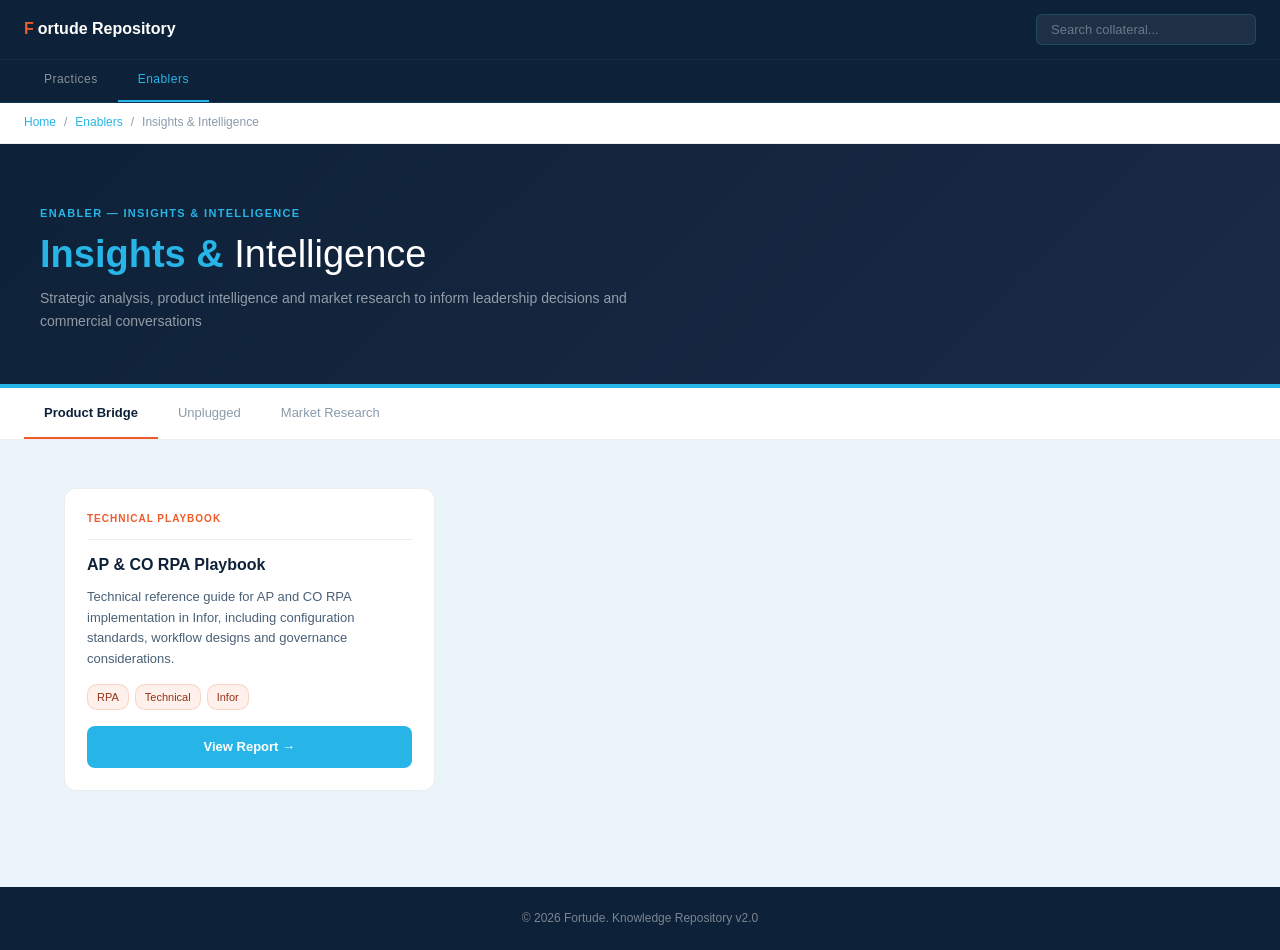
<file: enablers/insights-intelligence.html>
<!DOCTYPE html>
<html lang="en">
<head>
    <meta charset="UTF-8">
    <meta name="viewport" content="width=device-width, initial-scale=1.0">
    <title>Insights &amp; Intelligence — Fortude Repository</title>
    <link rel="stylesheet" href="../assets/css/style.css">
</head>
<body>

    <nav class="global-nav">
        <div class="nav-top">
            <a href="../index.html" class="nav-brand"><span class="brand-f">F</span>ortude Repository</a>
            <input type="text" class="nav-search" placeholder="Search collateral...">
        </div>
        <div class="nav-tabs">
            <a href="../practices/index.html" class="nav-tab">Practices</a>
            <a href="index.html" class="nav-tab active">Enablers</a>
        </div>
    </nav>

    <div class="breadcrumb">
        <a href="../index.html">Home</a>
        <span>/</span>
        <a href="index.html">Enablers</a>
        <span>/</span>
        <span>Insights &amp; Intelligence</span>
    </div>

    <section class="hero">
        <div class="hero-content">
            <div class="hero-eyebrow">Enabler — Insights &amp; Intelligence</div>
            <h1><span class="hero-accent">Insights &amp;</span> Intelligence</h1>
            <p>Strategic analysis, product intelligence and market research to inform leadership decisions and commercial conversations</p>
        </div>
    </section>

    <!-- Subcategory Tabs -->
    <div class="sub-tabs-bar">
        <div class="sub-tab active" onclick="switchTab(this,'product-bridge')">Product Bridge</div>
        <div class="sub-tab" onclick="switchTab(this,'unplugged')">Unplugged</div>
        <div class="sub-tab" onclick="switchTab(this,'market-research')">Market Research</div>
    </div>

    <!-- ── PRODUCT BRIDGE ── -->
    <div class="sub-panel active" id="panel-product-bridge">
        <div class="container">
            <div class="cards-grid">

                <div class="collateral-card">
                    <div class="card-meta orange">Technical Playbook</div>
                    <h3 class="card-title">AP &amp; CO RPA Playbook</h3>
                    <p class="card-desc">Technical reference guide for AP and CO RPA implementation in Infor, including configuration standards, workflow designs and governance considerations.</p>
                    <div class="card-tags">
                        <span class="tag orange">RPA</span>
                        <span class="tag orange">Technical</span>
                        <span class="tag orange">Infor</span>
                    </div>
                    <a href="../reports/rpa-playbook/index.html" class="btn btn-primary">View Report →</a>
                </div>

            </div>
        </div>
    </div>

    <!-- ── UNPLUGGED ── -->
    <div class="sub-panel" id="panel-unplugged">
        <div class="container">
            <div class="cards-grid">

                <div class="collateral-card">
                    <div class="card-meta cyan">March 2026</div>
                    <h3 class="card-title">I&amp;I March</h3>
                    <p class="card-desc">Strategic framework for implementing agentic AI capabilities in CloudSuite, with implementation roadmap, governance approach and risk assessment.</p>
                    <div class="card-tags">
                        <span class="tag cyan">AI Strategy</span>
                        <span class="tag cyan">CloudSuite</span>
                        <span class="tag cyan">Agentic AI</span>
                    </div>
                    <a href="../reports/agentic-ai-strategy/index.html" class="btn btn-primary">View Report →</a>
                </div>

                <div class="collateral-card">
                    <div class="card-meta cyan">April 2026</div>
                    <h3 class="card-title">I&amp;I April</h3>
                    <p class="card-desc">Global market analysis covering emerging technologies, enterprise software trends and strategic implications for Fortude's service portfolio in 2026.</p>
                    <div class="card-tags">
                        <span class="tag cyan">Market Trends</span>
                        <span class="tag cyan">2026</span>
                        <span class="tag cyan">Enterprise IT</span>
                    </div>
                    <a href="../reports/it-market-trends/index.html" class="btn btn-primary">View Report →</a>
                </div>

                <div class="collateral-card">
                    <div class="card-meta cyan">February 2026</div>
                    <h3 class="card-title">Agentic AI Use Cases for Manufacturing</h3>
                    <p class="card-desc">Four high-value agentic AI use cases for Infor M3 manufacturing customers — covering business problems, regional opportunities, target customers, prerequisites, governance, and enterprise ROI.</p>
                    <div class="card-tags">
                        <span class="tag cyan">Agentic AI</span>
                        <span class="tag cyan">Manufacturing</span>
                        <span class="tag cyan">Infor M3</span>
                    </div>
                    <a href="../reports/report2_manufacturing_use_cases.html" class="btn btn-primary">View Report →</a>
                </div>

                <div class="collateral-card">
                    <div class="card-meta cyan">Copilot Strategy</div>
                    <h3 class="card-title">Copilot Roadmap for Fortude's Digital Transformation</h3>
                    <p class="card-desc">Current AI &amp; Copilot trends in digital transformation, a three-tier service model for Microsoft Copilot adoption, strategic avenues for Fortude, and competitive positioning guidance.</p>
                    <div class="card-tags">
                        <span class="tag cyan">Copilot</span>
                        <span class="tag cyan">Microsoft</span>
                        <span class="tag cyan">Digital Transformation</span>
                    </div>
                    <a href="../reports/report3_copilot_roadmap.html" class="btn btn-primary">View Report →</a>
                </div>

            </div>
        </div>
    </div>

    <!-- ── MARKET RESEARCH ── -->
    <div class="sub-panel" id="panel-market-research">
        <div class="container">
            <div class="cards-grid">

                <div class="collateral-card">
                    <div class="card-meta cyan">Product Intelligence</div>
                    <h3 class="card-title">Fortest 4.0 &amp; Copilot</h3>
                    <p class="card-desc">What's new in Fortest 4.0, the gaps in the current platform, how Copilot can close them, and the strategic roadmap to move Fortest from a test execution tool to a full-stack Test Intelligence Platform.</p>
                    <div class="card-tags">
                        <span class="tag cyan">Fortest</span>
                        <span class="tag cyan">Copilot</span>
                        <span class="tag cyan">Product Roadmap</span>
                    </div>
                    <a href="../reports/report4_fortest_copilot.html" class="btn btn-primary">View Report →</a>
                </div>

            </div>
        </div>
    </div>

    <footer class="footer">
        <p>&copy; 2026 Fortude. Knowledge Repository v2.0</p>
    </footer>

    <script>
    function switchTab(el, panel) {
        document.querySelectorAll('.sub-tab').forEach(t => t.classList.remove('active'));
        document.querySelectorAll('.sub-panel').forEach(p => p.classList.remove('active'));
        el.classList.add('active');
        document.getElementById('panel-' + panel).classList.add('active');
    }
    </script>
</body>
</html>
</file>
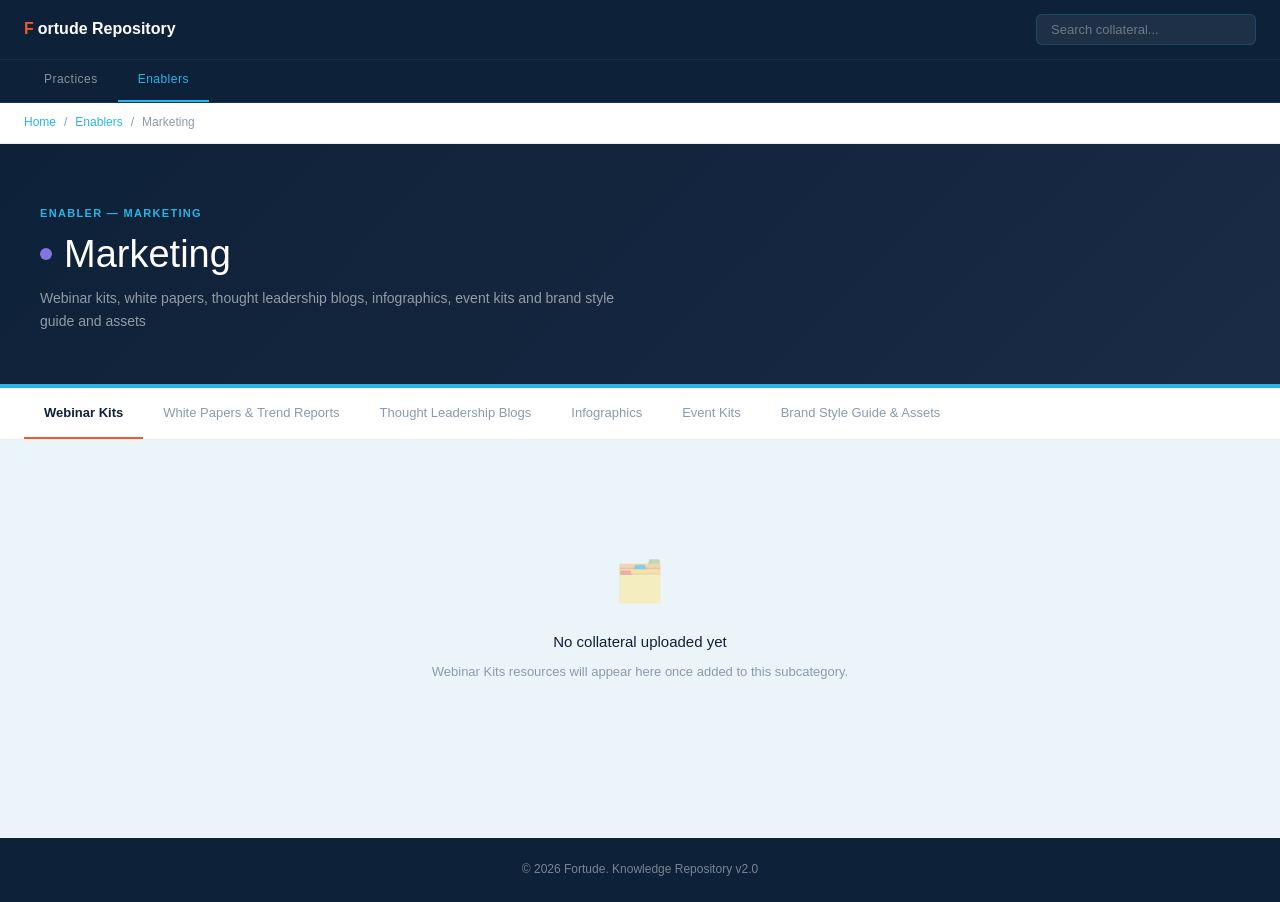
<file: enablers/marketing.html>
<!DOCTYPE html>
<html lang="en">
<head>
    <meta charset="UTF-8">
    <meta name="viewport" content="width=device-width, initial-scale=1.0">
    <title>Marketing — Fortude Repository</title>
    <link rel="stylesheet" href="../assets/css/style.css">
</head>
<body>

    <nav class="global-nav">
        <div class="nav-top">
            <a href="../index.html" class="nav-brand"><span class="brand-f">F</span>ortude Repository</a>
            <input type="text" class="nav-search" placeholder="Search collateral...">
        </div>
        <div class="nav-tabs">
            <a href="../practices/index.html" class="nav-tab">Practices</a>
            <a href="index.html" class="nav-tab active">Enablers</a>
        </div>
    </nav>

    <div class="breadcrumb">
        <a href="../index.html">Home</a>
        <span>/</span>
        <a href="index.html">Enablers</a>
        <span>/</span>
        <span>Marketing</span>
    </div>

    <section class="hero">
        <div class="hero-content">
            <div class="hero-eyebrow">Enabler — Marketing</div>
            <h1 style="display:flex;align-items:center;gap:12px;">
                <span style="display:inline-block;width:12px;height:12px;border-radius:50%;background:#7F77DD;flex-shrink:0;margin-bottom:2px;"></span>
                Marketing
            </h1>
            <p>Webinar kits, white papers, thought leadership blogs, infographics, event kits and brand style guide and assets</p>
        </div>
    </section>

    <div class="sub-tabs-bar">
        <div class="sub-tab active" onclick="switchTab(this,'webinar-kits')">Webinar Kits</div>
        <div class="sub-tab" onclick="switchTab(this,'white-papers')">White Papers &amp; Trend Reports</div>
        <div class="sub-tab" onclick="switchTab(this,'thought-leadership')">Thought Leadership Blogs</div>
        <div class="sub-tab" onclick="switchTab(this,'infographics')">Infographics</div>
        <div class="sub-tab" onclick="switchTab(this,'event-kits')">Event Kits</div>
        <div class="sub-tab" onclick="switchTab(this,'brand-assets')">Brand Style Guide &amp; Assets</div>
        
    </div>

    <div class="sub-panel active" id="panel-webinar-kits">
        <div class="container">
            <div class="empty-state">
                <div class="empty-icon">🗂️</div>
                <h3>No collateral uploaded yet</h3>
                <p>Webinar Kits resources will appear here once added to this subcategory.</p>
            </div>
        </div>
    </div>

    <div class="sub-panel" id="panel-white-papers">
        <div class="container">
            <div class="empty-state">
                <div class="empty-icon">🗂️</div>
                <h3>No collateral uploaded yet</h3>
                <p>White Papers &amp; Trend Reports resources will appear here once added to this subcategory.</p>
            </div>
        </div>
    </div>

    <div class="sub-panel" id="panel-thought-leadership">
        <div class="container">
            <div class="empty-state">
                <div class="empty-icon">🗂️</div>
                <h3>No collateral uploaded yet</h3>
                <p>Thought Leadership Blogs resources will appear here once added to this subcategory.</p>
            </div>
        </div>
    </div>

    <div class="sub-panel" id="panel-infographics">
        <div class="container">
            <div class="empty-state">
                <div class="empty-icon">🗂️</div>
                <h3>No collateral uploaded yet</h3>
                <p>Infographics resources will appear here once added to this subcategory.</p>
            </div>
        </div>
    </div>

    <div class="sub-panel" id="panel-event-kits">
        <div class="container">
            <div class="empty-state">
                <div class="empty-icon">🗂️</div>
                <h3>No collateral uploaded yet</h3>
                <p>Event Kits resources will appear here once added to this subcategory.</p>
            </div>
        </div>
    </div>

    <div class="sub-panel" id="panel-brand-assets">
        <div class="container">
            <div class="empty-state">
                <div class="empty-icon">🗂️</div>
                <h3>No collateral uploaded yet</h3>
                <p>Brand Style Guide &amp; Assets resources will appear here once added to this subcategory.</p>
            </div>
        </div>
    </div>

    <footer class="footer">
        <p>&copy; 2026 Fortude. Knowledge Repository v2.0</p>
    </footer>

    <script>
    function switchTab(el, panel) {
        document.querySelectorAll('.sub-tab').forEach(t => t.classList.remove('active'));
        document.querySelectorAll('.sub-panel').forEach(p => p.classList.remove('active'));
        el.classList.add('active');
        document.getElementById('panel-' + panel).classList.add('active');
    }
    </script>
</body>
</html>
</file>
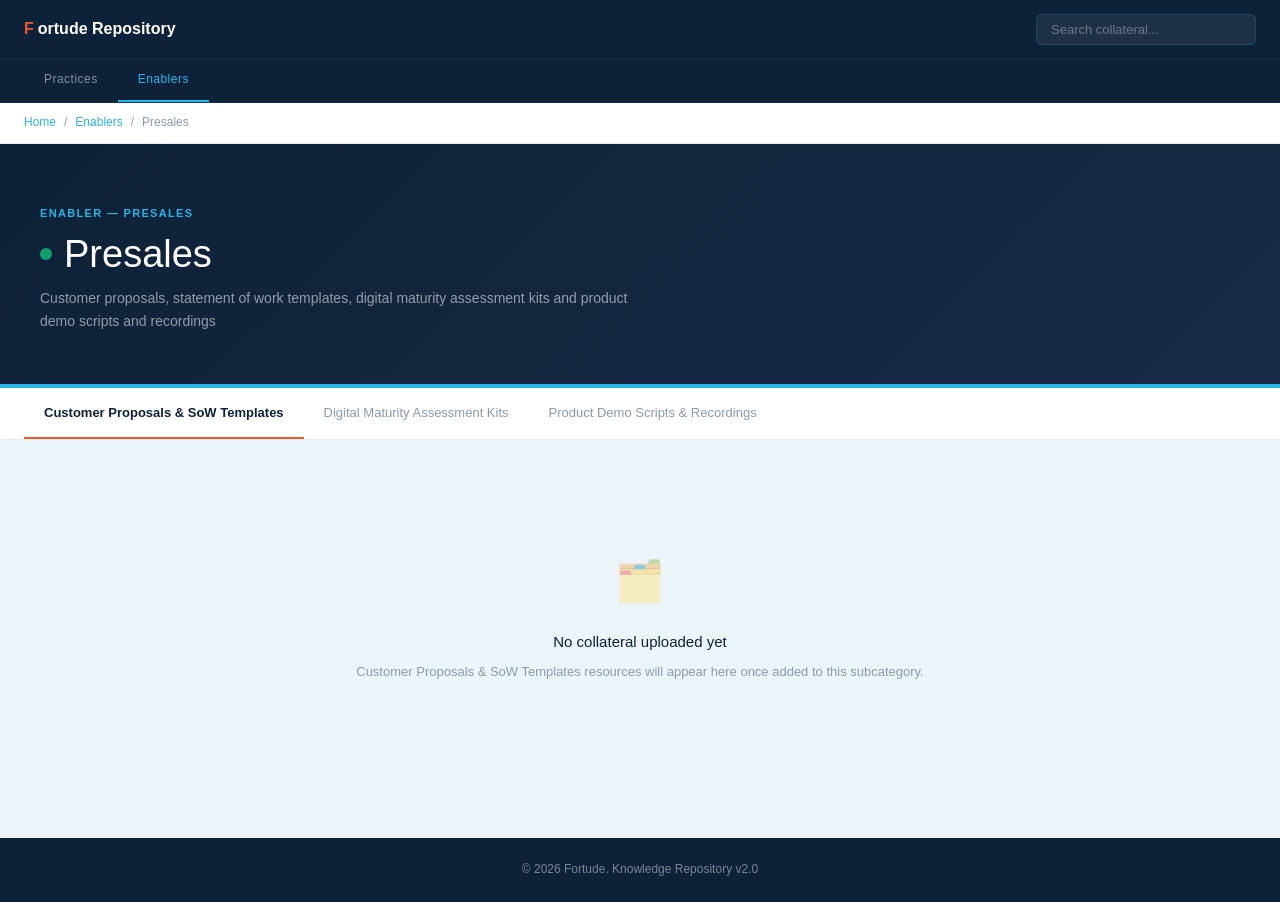
<file: enablers/presales.html>
<!DOCTYPE html>
<html lang="en">
<head>
    <meta charset="UTF-8">
    <meta name="viewport" content="width=device-width, initial-scale=1.0">
    <title>Presales — Fortude Repository</title>
    <link rel="stylesheet" href="../assets/css/style.css">
</head>
<body>

    <nav class="global-nav">
        <div class="nav-top">
            <a href="../index.html" class="nav-brand"><span class="brand-f">F</span>ortude Repository</a>
            <input type="text" class="nav-search" placeholder="Search collateral...">
        </div>
        <div class="nav-tabs">
            <a href="../practices/index.html" class="nav-tab">Practices</a>
            <a href="index.html" class="nav-tab active">Enablers</a>
        </div>
    </nav>

    <div class="breadcrumb">
        <a href="../index.html">Home</a>
        <span>/</span>
        <a href="index.html">Enablers</a>
        <span>/</span>
        <span>Presales</span>
    </div>

    <section class="hero">
        <div class="hero-content">
            <div class="hero-eyebrow">Enabler — Presales</div>
            <h1 style="display:flex;align-items:center;gap:12px;">
                <span style="display:inline-block;width:12px;height:12px;border-radius:50%;background:#0E9F6E;flex-shrink:0;margin-bottom:2px;"></span>
                Presales
            </h1>
            <p>Customer proposals, statement of work templates, digital maturity assessment kits and product demo scripts and recordings</p>
        </div>
    </section>

    <div class="sub-tabs-bar">
        <div class="sub-tab active" onclick="switchTab(this,'proposals-sow')">Customer Proposals &amp; SoW Templates</div>
        <div class="sub-tab" onclick="switchTab(this,'maturity-assessment')">Digital Maturity Assessment Kits</div>
        <div class="sub-tab" onclick="switchTab(this,'demo-scripts')">Product Demo Scripts &amp; Recordings</div>
        
    </div>

    <div class="sub-panel active" id="panel-proposals-sow">
        <div class="container">
            <div class="empty-state">
                <div class="empty-icon">🗂️</div>
                <h3>No collateral uploaded yet</h3>
                <p>Customer Proposals &amp; SoW Templates resources will appear here once added to this subcategory.</p>
            </div>
        </div>
    </div>

    <div class="sub-panel" id="panel-maturity-assessment">
        <div class="container">
            <div class="empty-state">
                <div class="empty-icon">🗂️</div>
                <h3>No collateral uploaded yet</h3>
                <p>Digital Maturity Assessment Kits resources will appear here once added to this subcategory.</p>
            </div>
        </div>
    </div>

    <div class="sub-panel" id="panel-demo-scripts">
        <div class="container">
            <div class="empty-state">
                <div class="empty-icon">🗂️</div>
                <h3>No collateral uploaded yet</h3>
                <p>Product Demo Scripts &amp; Recordings resources will appear here once added to this subcategory.</p>
            </div>
        </div>
    </div>

    <footer class="footer">
        <p>&copy; 2026 Fortude. Knowledge Repository v2.0</p>
    </footer>

    <script>
    function switchTab(el, panel) {
        document.querySelectorAll('.sub-tab').forEach(t => t.classList.remove('active'));
        document.querySelectorAll('.sub-panel').forEach(p => p.classList.remove('active'));
        el.classList.add('active');
        document.getElementById('panel-' + panel).classList.add('active');
    }
    </script>
</body>
</html>
</file>
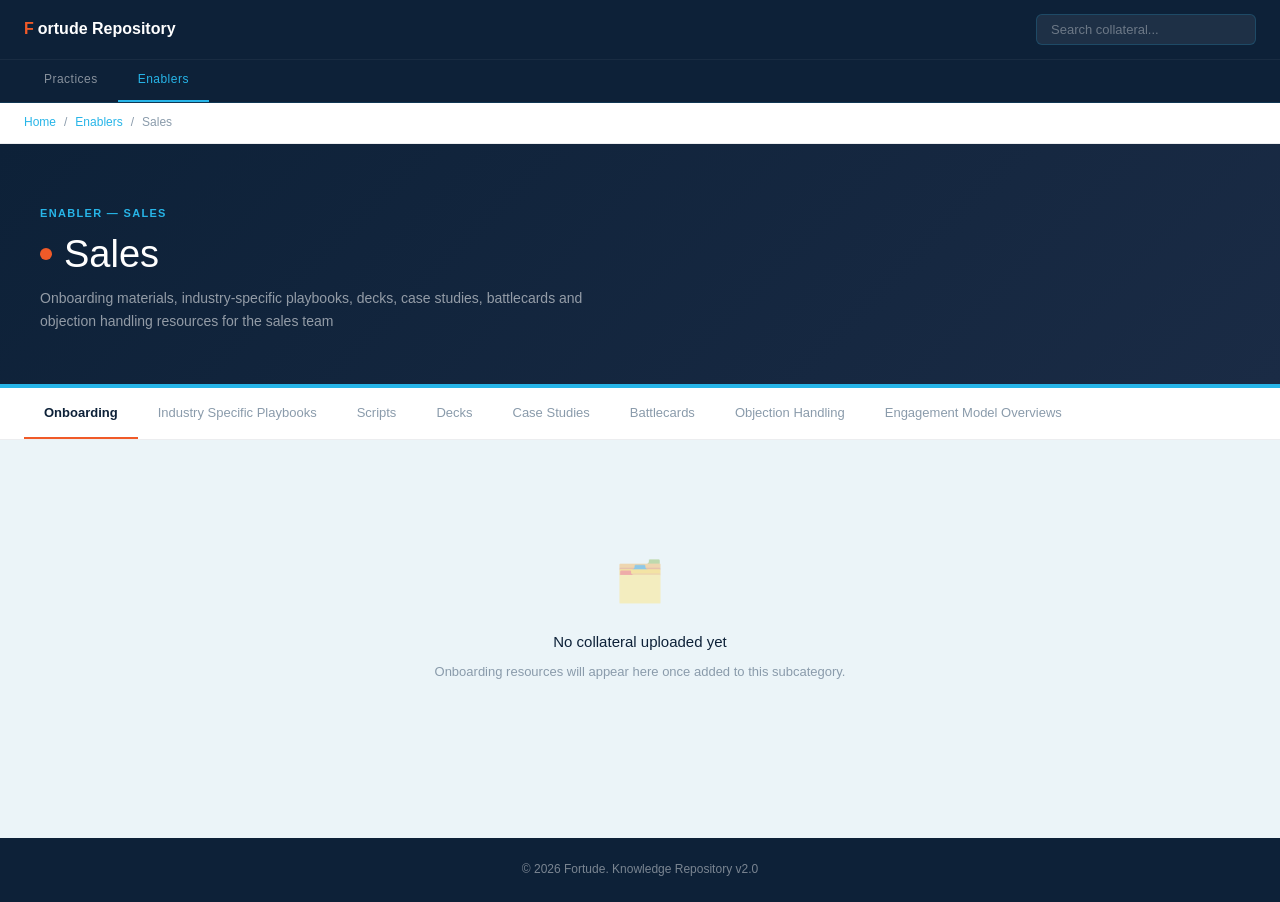
<file: enablers/sales.html>
<!DOCTYPE html>
<html lang="en">
<head>
    <meta charset="UTF-8">
    <meta name="viewport" content="width=device-width, initial-scale=1.0">
    <title>Sales — Fortude Repository</title>
    <link rel="stylesheet" href="../assets/css/style.css">
</head>
<body>

    <nav class="global-nav">
        <div class="nav-top">
            <a href="../index.html" class="nav-brand"><span class="brand-f">F</span>ortude Repository</a>
            <input type="text" class="nav-search" placeholder="Search collateral...">
        </div>
        <div class="nav-tabs">
            <a href="../practices/index.html" class="nav-tab">Practices</a>
            <a href="index.html" class="nav-tab active">Enablers</a>
        </div>
    </nav>

    <div class="breadcrumb">
        <a href="../index.html">Home</a>
        <span>/</span>
        <a href="index.html">Enablers</a>
        <span>/</span>
        <span>Sales</span>
    </div>

    <section class="hero">
        <div class="hero-content">
            <div class="hero-eyebrow">Enabler — Sales</div>
            <h1 style="display:flex;align-items:center;gap:12px;">
                <span style="display:inline-block;width:12px;height:12px;border-radius:50%;background:#F05A28;flex-shrink:0;margin-bottom:2px;"></span>
                Sales
            </h1>
            <p>Onboarding materials, industry-specific playbooks, decks, case studies, battlecards and objection handling resources for the sales team</p>
        </div>
    </section>

    <div class="sub-tabs-bar">
        <div class="sub-tab active" onclick="switchTab(this,'onboarding')">Onboarding</div>
        <div class="sub-tab" onclick="switchTab(this,'industry-playbooks')">Industry Specific Playbooks</div>
        <div class="sub-tab" onclick="switchTab(this,'scripts')">Scripts</div>
        <div class="sub-tab" onclick="switchTab(this,'decks')">Decks</div>
        <div class="sub-tab" onclick="switchTab(this,'case-studies')">Case Studies</div>
        <div class="sub-tab" onclick="switchTab(this,'battlecards')">Battlecards</div>
        <div class="sub-tab" onclick="switchTab(this,'objection-handling')">Objection Handling</div>
        <div class="sub-tab" onclick="switchTab(this,'engagement-models')">Engagement Model Overviews</div>
        
    </div>

    <div class="sub-panel active" id="panel-onboarding">
        <div class="container">
            <div class="empty-state">
                <div class="empty-icon">🗂️</div>
                <h3>No collateral uploaded yet</h3>
                <p>Onboarding resources will appear here once added to this subcategory.</p>
            </div>
        </div>
    </div>

    <div class="sub-panel" id="panel-industry-playbooks">
        <div class="container">
            <div class="empty-state">
                <div class="empty-icon">🗂️</div>
                <h3>No collateral uploaded yet</h3>
                <p>Industry Specific Playbooks resources will appear here once added to this subcategory.</p>
            </div>
        </div>
    </div>

    <div class="sub-panel" id="panel-scripts">
        <div class="container">
            <div class="empty-state">
                <div class="empty-icon">🗂️</div>
                <h3>No collateral uploaded yet</h3>
                <p>Scripts resources will appear here once added to this subcategory.</p>
            </div>
        </div>
    </div>

    <div class="sub-panel" id="panel-decks">
        <div class="container">
            <div class="empty-state">
                <div class="empty-icon">🗂️</div>
                <h3>No collateral uploaded yet</h3>
                <p>Decks resources will appear here once added to this subcategory.</p>
            </div>
        </div>
    </div>

    <div class="sub-panel" id="panel-case-studies">
        <div class="container">
            <div class="empty-state">
                <div class="empty-icon">🗂️</div>
                <h3>No collateral uploaded yet</h3>
                <p>Case Studies resources will appear here once added to this subcategory.</p>
            </div>
        </div>
    </div>

    <div class="sub-panel" id="panel-battlecards">
        <div class="container">
            <div class="empty-state">
                <div class="empty-icon">🗂️</div>
                <h3>No collateral uploaded yet</h3>
                <p>Battlecards resources will appear here once added to this subcategory.</p>
            </div>
        </div>
    </div>

    <div class="sub-panel" id="panel-objection-handling">
        <div class="container">
            <div class="empty-state">
                <div class="empty-icon">🗂️</div>
                <h3>No collateral uploaded yet</h3>
                <p>Objection Handling resources will appear here once added to this subcategory.</p>
            </div>
        </div>
    </div>

    <div class="sub-panel" id="panel-engagement-models">
        <div class="container">
            <div class="empty-state">
                <div class="empty-icon">🗂️</div>
                <h3>No collateral uploaded yet</h3>
                <p>Engagement Model Overviews resources will appear here once added to this subcategory.</p>
            </div>
        </div>
    </div>

    <footer class="footer">
        <p>&copy; 2026 Fortude. Knowledge Repository v2.0</p>
    </footer>

    <script>
    function switchTab(el, panel) {
        document.querySelectorAll('.sub-tab').forEach(t => t.classList.remove('active'));
        document.querySelectorAll('.sub-panel').forEach(p => p.classList.remove('active'));
        el.classList.add('active');
        document.getElementById('panel-' + panel).classList.add('active');
    }
    </script>
</body>
</html>
</file>
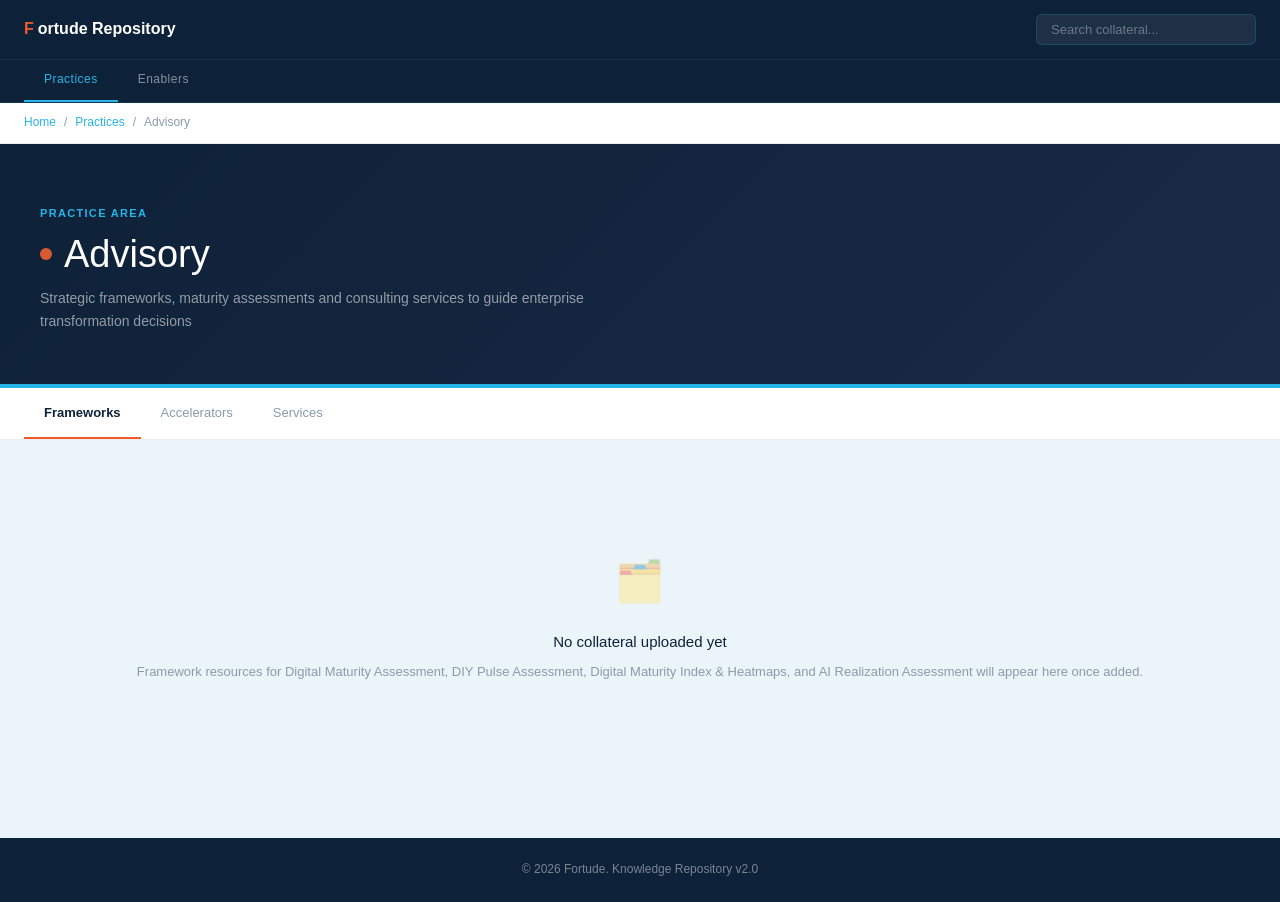
<file: practices/advisory.html>
<!DOCTYPE html>
<html lang="en">
<head>
    <meta charset="UTF-8">
    <meta name="viewport" content="width=device-width, initial-scale=1.0">
    <title>Advisory — Fortude Repository</title>
    <link rel="stylesheet" href="../assets/css/style.css">
</head>
<body>

    <nav class="global-nav">
        <div class="nav-top">
            <a href="../index.html" class="nav-brand"><span class="brand-f">F</span>ortude Repository</a>
            <input type="text" class="nav-search" placeholder="Search collateral...">
        </div>
        <div class="nav-tabs">
            <a href="index.html" class="nav-tab active">Practices</a>
            <a href="../enablers/index.html" class="nav-tab">Enablers</a>
        </div>
    </nav>

    <div class="breadcrumb">
        <a href="../index.html">Home</a>
        <span>/</span>
        <a href="index.html">Practices</a>
        <span>/</span>
        <span>Advisory</span>
    </div>

    <section class="hero">
        <div class="hero-content">
            <div class="hero-eyebrow">Practice Area</div>
            <h1 style="display:flex;align-items:center;gap:12px;">
                <span style="display:inline-block;width:12px;height:12px;border-radius:50%;background:#D85A30;flex-shrink:0;margin-bottom:2px;"></span>
                Advisory
            </h1>
            <p>Strategic frameworks, maturity assessments and consulting services to guide enterprise transformation decisions</p>
        </div>
    </section>

    <div class="sub-tabs-bar">
        <div class="sub-tab active" onclick="switchTab(this,'frameworks')">Frameworks</div>
        <div class="sub-tab" onclick="switchTab(this,'accelerators')">Accelerators</div>
        <div class="sub-tab" onclick="switchTab(this,'services')">Services</div>
    </div>

    <!-- ── FRAMEWORKS ── -->
    <div class="sub-panel active" id="panel-frameworks">
        <div class="container">
            <div class="empty-state">
                <div class="empty-icon">🗂️</div>
                <h3>No collateral uploaded yet</h3>
                <p>Framework resources for Digital Maturity Assessment, DIY Pulse Assessment, Digital Maturity Index &amp; Heatmaps, and AI Realization Assessment will appear here once added.</p>
            </div>
        </div>
    </div>

    <!-- ── ACCELERATORS ── -->
    <div class="sub-panel" id="panel-accelerators">
        <div class="container">
            <div class="empty-state">
                <div class="empty-icon">🗂️</div>
                <h3>No collateral uploaded yet</h3>
                <p>Accelerator resources for Industry Specific Accelerators will appear here once added.</p>
            </div>
        </div>
    </div>

    <!-- ── SERVICES ── -->
    <div class="sub-panel" id="panel-services">
        <div class="container">
            <div class="empty-state">
                <div class="empty-icon">🗂️</div>
                <h3>No collateral uploaded yet</h3>
                <p>Service resources for Fractional CIO, Portfolio, Program &amp; Project Management (PPPM), Organisational Change Management (OCM), Cybersecurity &amp; Compliance Consulting, Enterprise Architecture, Integrations &amp; Extensions Strategy, and ICT Infrastructure Consulting will appear here once added.</p>
            </div>
        </div>
    </div>

    <footer class="footer">
        <p>&copy; 2026 Fortude. Knowledge Repository v2.0</p>
    </footer>

    <script>
    function switchTab(el, panel) {
        document.querySelectorAll('.sub-tab').forEach(t => t.classList.remove('active'));
        document.querySelectorAll('.sub-panel').forEach(p => p.classList.remove('active'));
        el.classList.add('active');
        document.getElementById('panel-' + panel).classList.add('active');
    }
    document.getElementById('panel-frameworks').classList.add('active');
    </script>
</body>
</html>
</file>
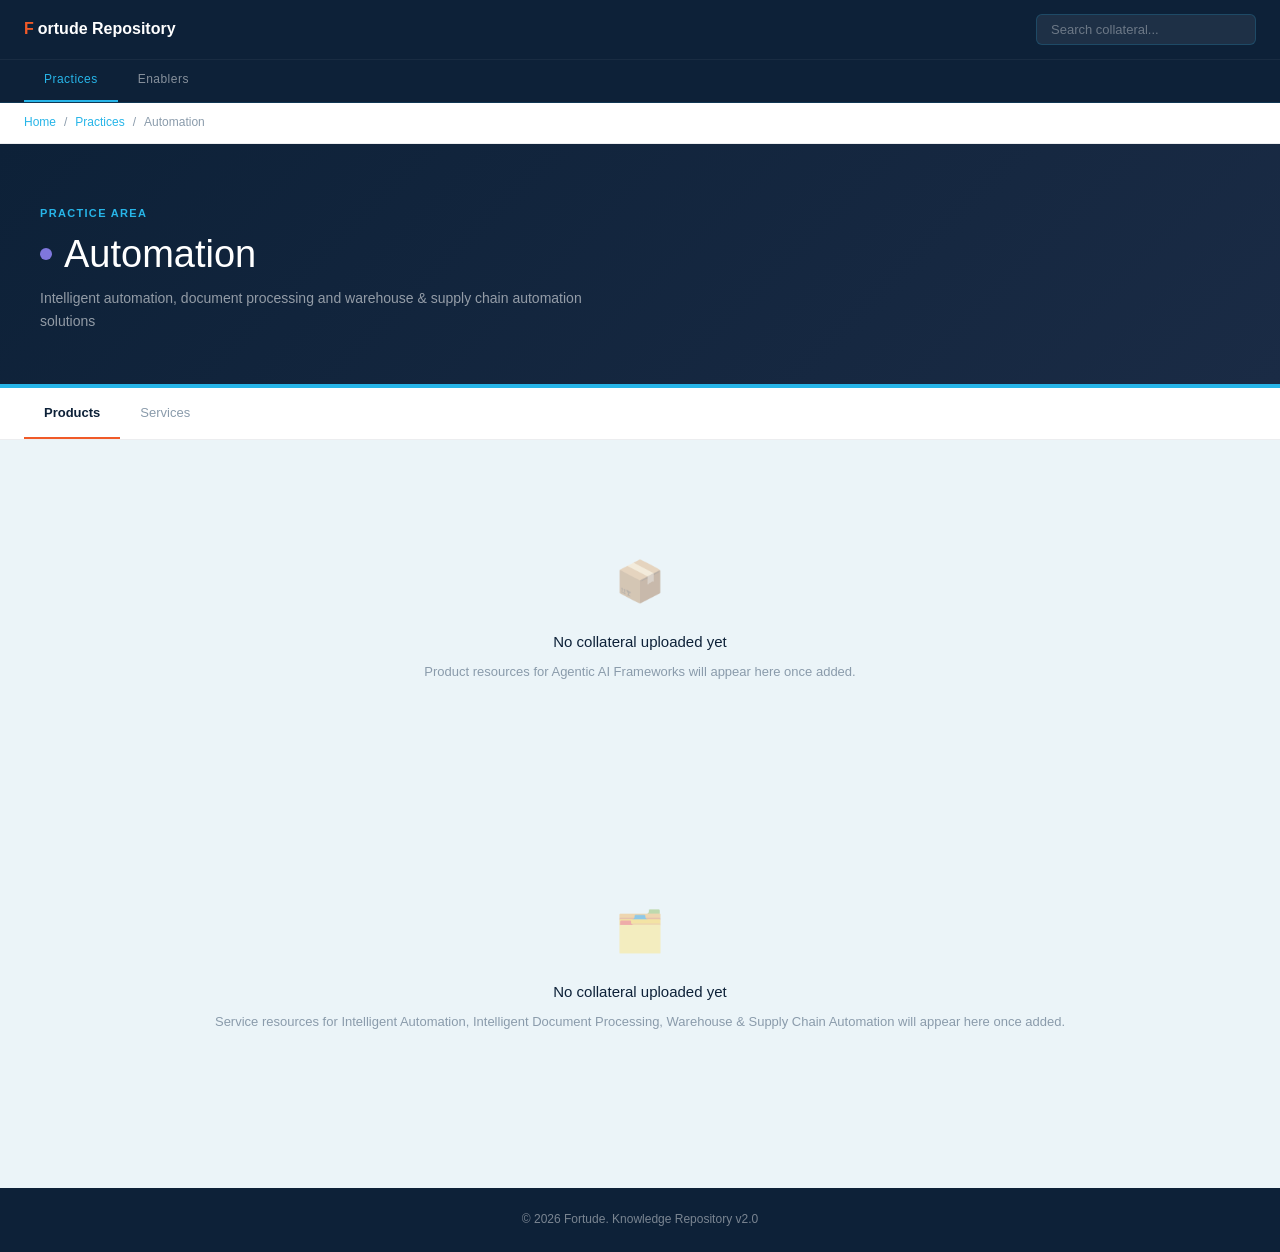
<file: practices/automation.html>
<!DOCTYPE html>
<html lang="en">
<head>
    <meta charset="UTF-8">
    <meta name="viewport" content="width=device-width, initial-scale=1.0">
    <title>Automation — Fortude Repository</title>
    <link rel="stylesheet" href="../assets/css/style.css">
</head>
<body>

    <nav class="global-nav">
        <div class="nav-top">
            <a href="../index.html" class="nav-brand"><span class="brand-f">F</span>ortude Repository</a>
            <input type="text" class="nav-search" placeholder="Search collateral...">
        </div>
        <div class="nav-tabs">
            <a href="index.html" class="nav-tab active">Practices</a>
            <a href="../enablers/index.html" class="nav-tab">Enablers</a>
        </div>
    </nav>

    <div class="breadcrumb">
        <a href="../index.html">Home</a>
        <span>/</span>
        <a href="index.html">Practices</a>
        <span>/</span>
        <span>Automation</span>
    </div>

    <section class="hero">
        <div class="hero-content">
            <div class="hero-eyebrow">Practice Area</div>
            <h1 style="display:flex;align-items:center;gap:12px;">
                <span style="display:inline-block;width:12px;height:12px;border-radius:50%;background:#7F77DD;flex-shrink:0;margin-bottom:2px;"></span>
                Automation
            </h1>
            <p>Intelligent automation, document processing and warehouse & supply chain automation solutions</p>
        </div>
    </section>

    <div class="sub-tabs-bar">
        <div class="sub-tab active" onclick="switchTab(this,'products')">Products</div><div class="sub-tab" onclick="switchTab(this,'services')">Services</div>
    </div>

    <div class="sub-panel" id="panel-products">
        <div class="container">
            <div class="empty-state">
                <div class="empty-icon">📦</div>
                <h3>No collateral uploaded yet</h3>
                <p>Product resources for Agentic AI Frameworks will appear here once added.</p>
            </div></div>
    </div>

    <div class="sub-panels" id="panel-services">
        <div class="container">
            <div class="empty-state">
                <div class="empty-icon">🗂️</div>
                <h3>No collateral uploaded yet</h3>
                <p>Service resources for Intelligent Automation, Intelligent Document Processing, Warehouse & Supply Chain Automation will appear here once added.</p>
            </div></div>
    </div>

    <footer class="footer">
        <p>&copy; 2026 Fortude. Knowledge Repository v2.0</p>
    </footer>

    <script>
    function switchTab(el, panel) {
        document.querySelectorAll('.sub-tab').forEach(t => t.classList.remove('active'));
        document.querySelectorAll('.sub-panel').forEach(p => p.classList.remove('active'));
        el.classList.add('active');
        document.getElementById('panel-' + panel).classList.add('active');
    }
    // set initial active
    document.getElementById('panel-products').classList.add('active');
    </script>
</body>
</html>
</file>
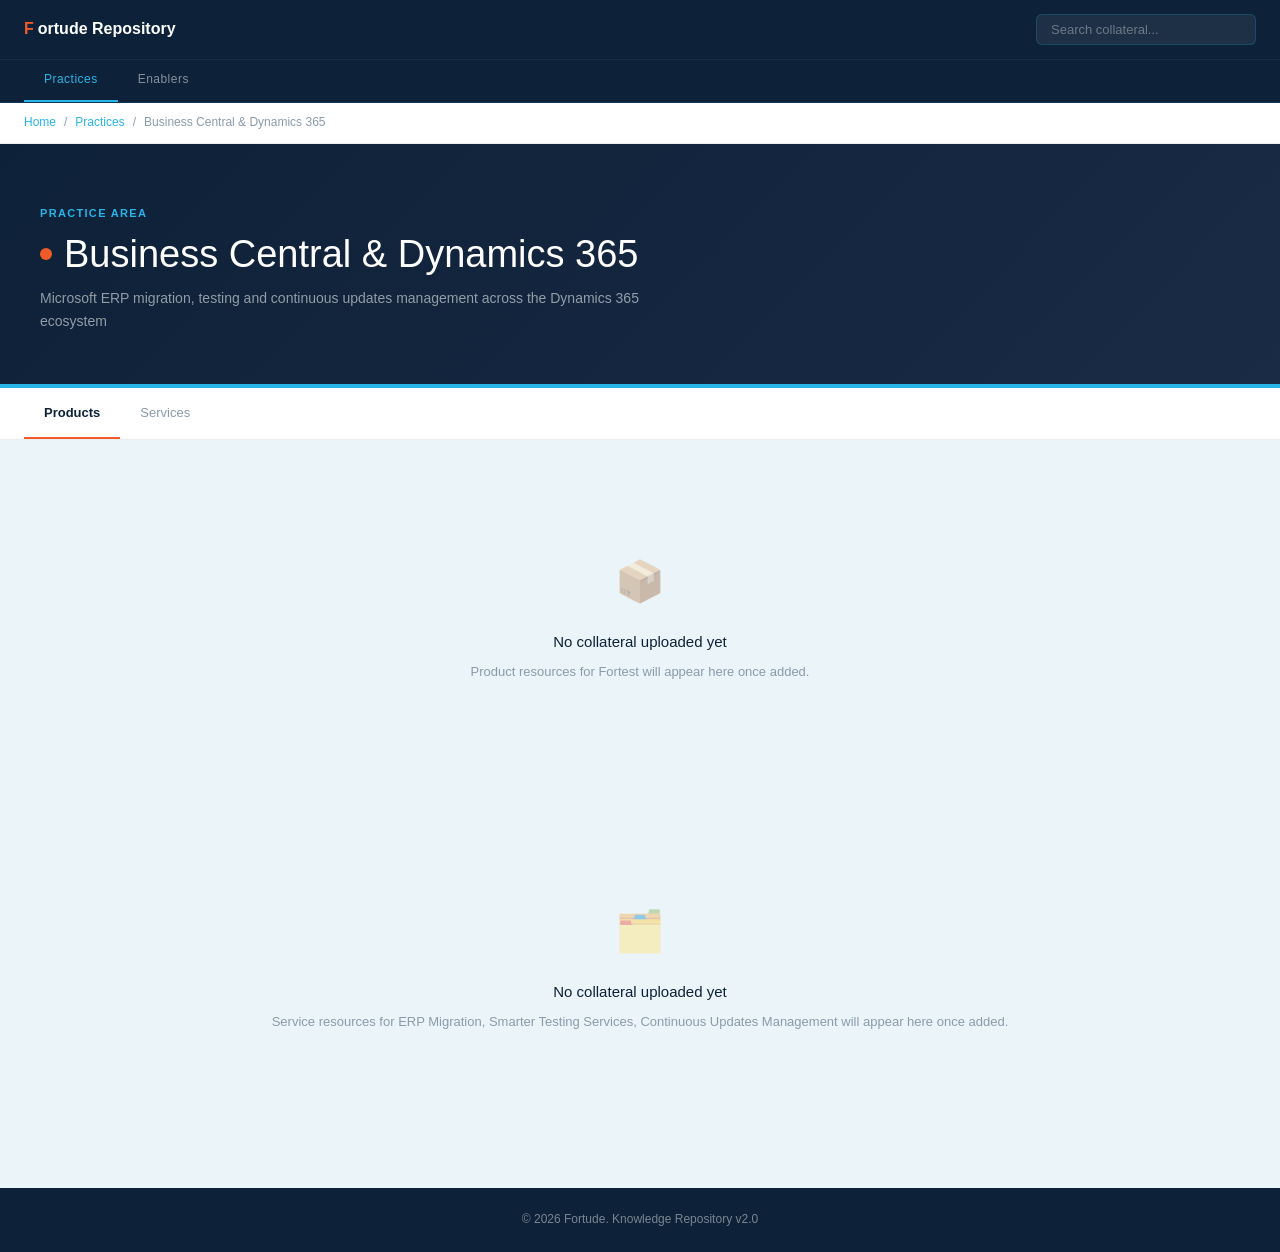
<file: practices/business-central.html>
<!DOCTYPE html>
<html lang="en">
<head>
    <meta charset="UTF-8">
    <meta name="viewport" content="width=device-width, initial-scale=1.0">
    <title>Business Central & Dynamics 365 — Fortude Repository</title>
    <link rel="stylesheet" href="../assets/css/style.css">
</head>
<body>

    <nav class="global-nav">
        <div class="nav-top">
            <a href="../index.html" class="nav-brand"><span class="brand-f">F</span>ortude Repository</a>
            <input type="text" class="nav-search" placeholder="Search collateral...">
        </div>
        <div class="nav-tabs">
            <a href="index.html" class="nav-tab active">Practices</a>
            <a href="../enablers/index.html" class="nav-tab">Enablers</a>
        </div>
    </nav>

    <div class="breadcrumb">
        <a href="../index.html">Home</a>
        <span>/</span>
        <a href="index.html">Practices</a>
        <span>/</span>
        <span>Business Central & Dynamics 365</span>
    </div>

    <section class="hero">
        <div class="hero-content">
            <div class="hero-eyebrow">Practice Area</div>
            <h1 style="display:flex;align-items:center;gap:12px;">
                <span style="display:inline-block;width:12px;height:12px;border-radius:50%;background:#F05A28;flex-shrink:0;margin-bottom:2px;"></span>
                Business Central & Dynamics 365
            </h1>
            <p>Microsoft ERP migration, testing and continuous updates management across the Dynamics 365 ecosystem</p>
        </div>
    </section>

    <div class="sub-tabs-bar">
        <div class="sub-tab active" onclick="switchTab(this,'products')">Products</div><div class="sub-tab" onclick="switchTab(this,'services')">Services</div>
    </div>

    <div class="sub-panel" id="panel-products">
        <div class="container">
            <div class="empty-state">
                <div class="empty-icon">📦</div>
                <h3>No collateral uploaded yet</h3>
                <p>Product resources for Fortest will appear here once added.</p>
            </div></div>
    </div>

    <div class="sub-panels" id="panel-services">
        <div class="container">
            <div class="empty-state">
                <div class="empty-icon">🗂️</div>
                <h3>No collateral uploaded yet</h3>
                <p>Service resources for ERP Migration, Smarter Testing Services, Continuous Updates Management will appear here once added.</p>
            </div></div>
    </div>

    <footer class="footer">
        <p>&copy; 2026 Fortude. Knowledge Repository v2.0</p>
    </footer>

    <script>
    function switchTab(el, panel) {
        document.querySelectorAll('.sub-tab').forEach(t => t.classList.remove('active'));
        document.querySelectorAll('.sub-panel').forEach(p => p.classList.remove('active'));
        el.classList.add('active');
        document.getElementById('panel-' + panel).classList.add('active');
    }
    // set initial active
    document.getElementById('panel-products').classList.add('active');
    </script>
</body>
</html>
</file>
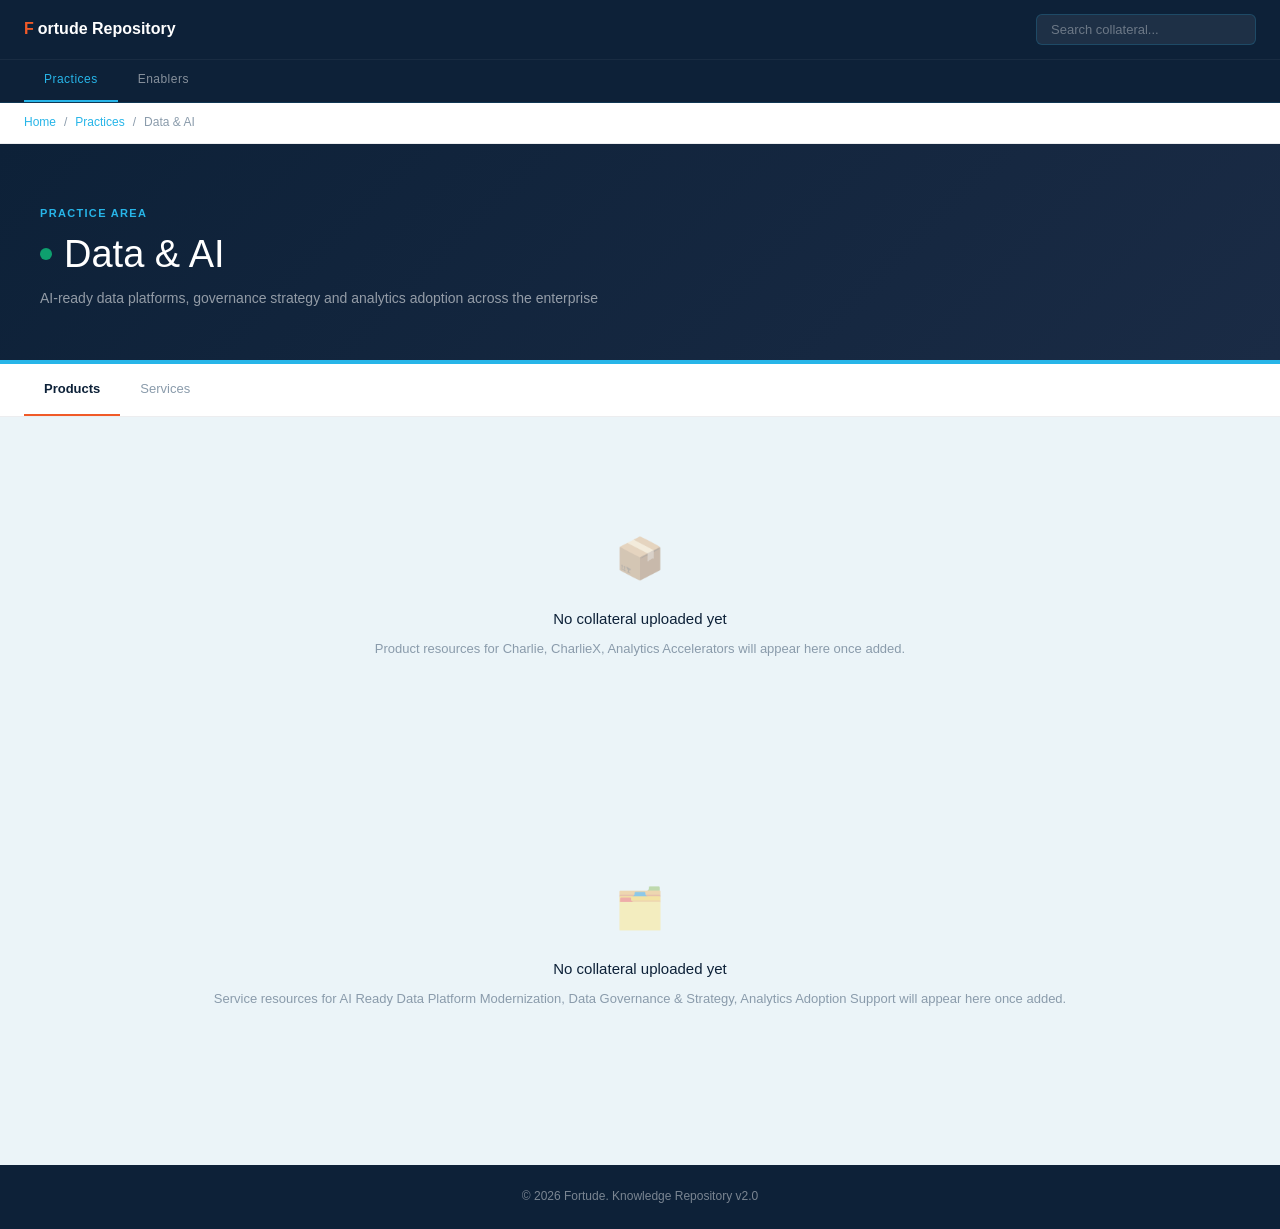
<file: practices/data-ai.html>
<!DOCTYPE html>
<html lang="en">
<head>
    <meta charset="UTF-8">
    <meta name="viewport" content="width=device-width, initial-scale=1.0">
    <title>Data & AI — Fortude Repository</title>
    <link rel="stylesheet" href="../assets/css/style.css">
</head>
<body>

    <nav class="global-nav">
        <div class="nav-top">
            <a href="../index.html" class="nav-brand"><span class="brand-f">F</span>ortude Repository</a>
            <input type="text" class="nav-search" placeholder="Search collateral...">
        </div>
        <div class="nav-tabs">
            <a href="index.html" class="nav-tab active">Practices</a>
            <a href="../enablers/index.html" class="nav-tab">Enablers</a>
        </div>
    </nav>

    <div class="breadcrumb">
        <a href="../index.html">Home</a>
        <span>/</span>
        <a href="index.html">Practices</a>
        <span>/</span>
        <span>Data & AI</span>
    </div>

    <section class="hero">
        <div class="hero-content">
            <div class="hero-eyebrow">Practice Area</div>
            <h1 style="display:flex;align-items:center;gap:12px;">
                <span style="display:inline-block;width:12px;height:12px;border-radius:50%;background:#0E9F6E;flex-shrink:0;margin-bottom:2px;"></span>
                Data & AI
            </h1>
            <p>AI-ready data platforms, governance strategy and analytics adoption across the enterprise</p>
        </div>
    </section>

    <div class="sub-tabs-bar">
        <div class="sub-tab active" onclick="switchTab(this,'products')">Products</div><div class="sub-tab" onclick="switchTab(this,'services')">Services</div>
    </div>

    <div class="sub-panel" id="panel-products">
        <div class="container">
            <div class="empty-state">
                <div class="empty-icon">📦</div>
                <h3>No collateral uploaded yet</h3>
                <p>Product resources for Charlie, CharlieX, Analytics Accelerators will appear here once added.</p>
            </div></div>
    </div>

    <div class="sub-panels" id="panel-services">
        <div class="container">
            <div class="empty-state">
                <div class="empty-icon">🗂️</div>
                <h3>No collateral uploaded yet</h3>
                <p>Service resources for AI Ready Data Platform Modernization, Data Governance & Strategy, Analytics Adoption Support will appear here once added.</p>
            </div></div>
    </div>

    <footer class="footer">
        <p>&copy; 2026 Fortude. Knowledge Repository v2.0</p>
    </footer>

    <script>
    function switchTab(el, panel) {
        document.querySelectorAll('.sub-tab').forEach(t => t.classList.remove('active'));
        document.querySelectorAll('.sub-panel').forEach(p => p.classList.remove('active'));
        el.classList.add('active');
        document.getElementById('panel-' + panel).classList.add('active');
    }
    // set initial active
    document.getElementById('panel-products').classList.add('active');
    </script>
</body>
</html>
</file>
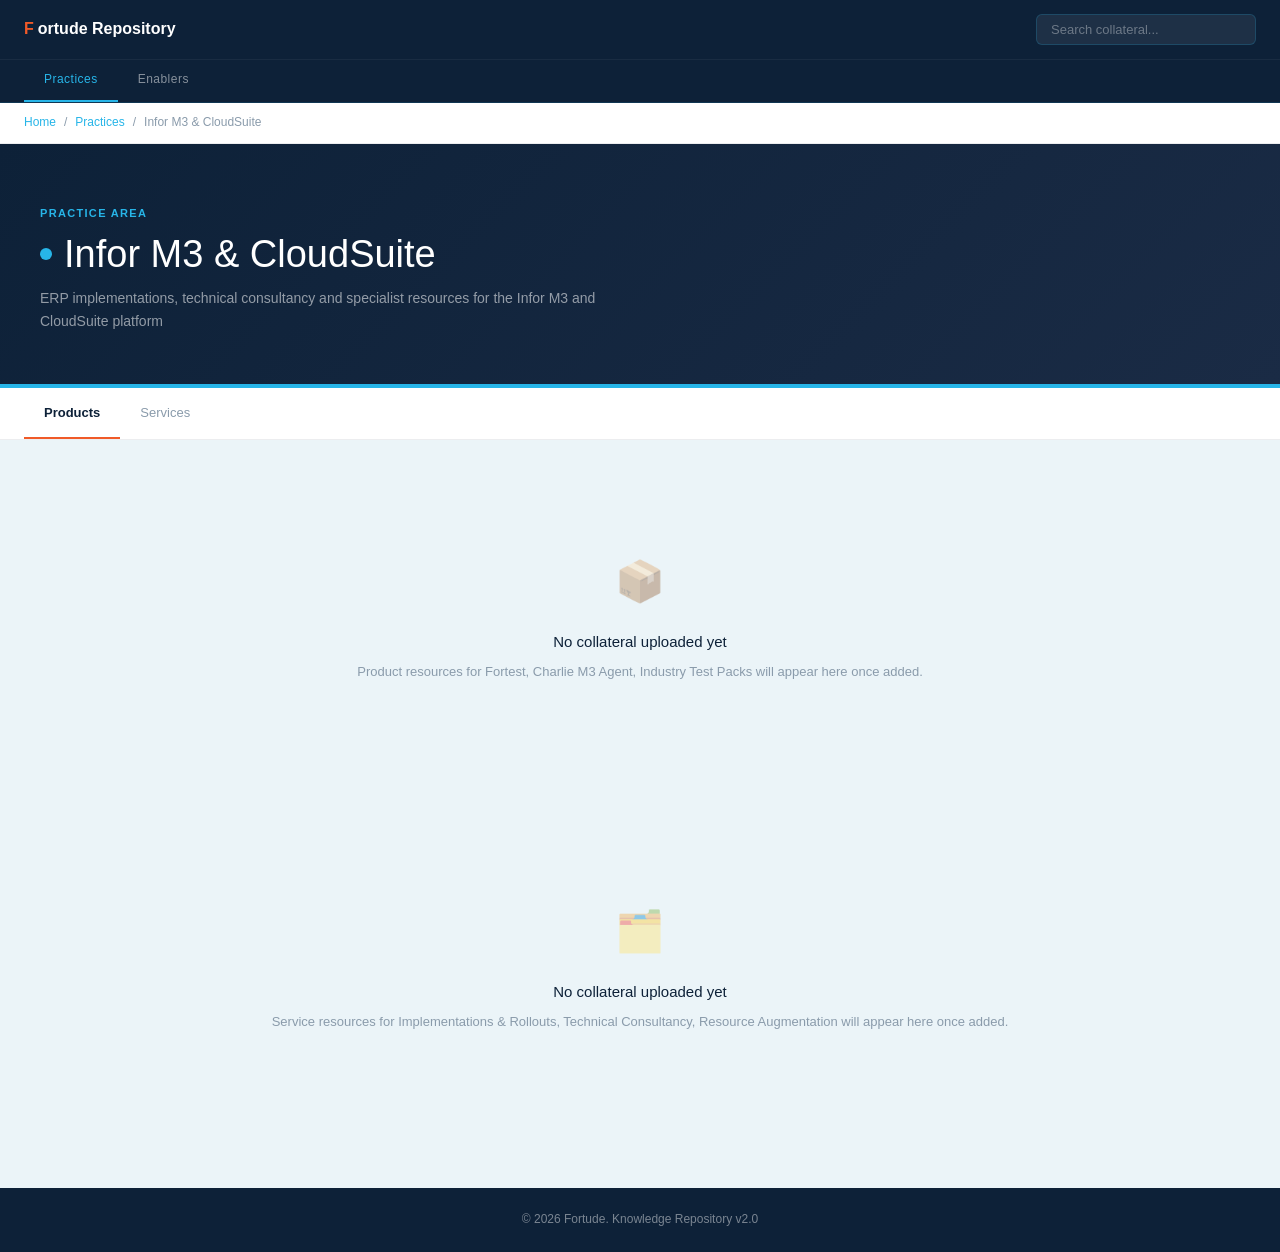
<file: practices/infor-m3-cloudsuite.html>
<!DOCTYPE html>
<html lang="en">
<head>
    <meta charset="UTF-8">
    <meta name="viewport" content="width=device-width, initial-scale=1.0">
    <title>Infor M3 & CloudSuite — Fortude Repository</title>
    <link rel="stylesheet" href="../assets/css/style.css">
</head>
<body>

    <nav class="global-nav">
        <div class="nav-top">
            <a href="../index.html" class="nav-brand"><span class="brand-f">F</span>ortude Repository</a>
            <input type="text" class="nav-search" placeholder="Search collateral...">
        </div>
        <div class="nav-tabs">
            <a href="index.html" class="nav-tab active">Practices</a>
            <a href="../enablers/index.html" class="nav-tab">Enablers</a>
        </div>
    </nav>

    <div class="breadcrumb">
        <a href="../index.html">Home</a>
        <span>/</span>
        <a href="index.html">Practices</a>
        <span>/</span>
        <span>Infor M3 & CloudSuite</span>
    </div>

    <section class="hero">
        <div class="hero-content">
            <div class="hero-eyebrow">Practice Area</div>
            <h1 style="display:flex;align-items:center;gap:12px;">
                <span style="display:inline-block;width:12px;height:12px;border-radius:50%;background:#27B5E8;flex-shrink:0;margin-bottom:2px;"></span>
                Infor M3 & CloudSuite
            </h1>
            <p>ERP implementations, technical consultancy and specialist resources for the Infor M3 and CloudSuite platform</p>
        </div>
    </section>

    <div class="sub-tabs-bar">
        <div class="sub-tab active" onclick="switchTab(this,'products')">Products</div><div class="sub-tab" onclick="switchTab(this,'services')">Services</div>
    </div>

    <div class="sub-panel" id="panel-products">
        <div class="container">
            <div class="empty-state">
                <div class="empty-icon">📦</div>
                <h3>No collateral uploaded yet</h3>
                <p>Product resources for Fortest, Charlie M3 Agent, Industry Test Packs will appear here once added.</p>
            </div></div>
    </div>

    <div class="sub-panels" id="panel-services">
        <div class="container">
            <div class="empty-state">
                <div class="empty-icon">🗂️</div>
                <h3>No collateral uploaded yet</h3>
                <p>Service resources for Implementations & Rollouts, Technical Consultancy, Resource Augmentation will appear here once added.</p>
            </div></div>
    </div>

    <footer class="footer">
        <p>&copy; 2026 Fortude. Knowledge Repository v2.0</p>
    </footer>

    <script>
    function switchTab(el, panel) {
        document.querySelectorAll('.sub-tab').forEach(t => t.classList.remove('active'));
        document.querySelectorAll('.sub-panel').forEach(p => p.classList.remove('active'));
        el.classList.add('active');
        document.getElementById('panel-' + panel).classList.add('active');
    }
    // set initial active
    document.getElementById('panel-products').classList.add('active');
    </script>
</body>
</html>
</file>
<file: assets/css/style.css>
/* ============================================================
   FORTUDE KNOWLEDGE REPOSITORY — Shared Stylesheet v2.0
   ============================================================ */

:root {
    --navy:   #0D2138;
    --cyan:   #27B5E8;
    --orange: #F05A28;
    --green:  #0E9F6E;
    --purple: #7F77DD;
    --amber:  #BA7517;
    --slate:  #4A6077;
    --ice:    #EBF4F8;
    --muted:  #8A9BAB;
    --body:   #4A6077;
    --white:  #fff;
    --border: rgba(13, 33, 56, 0.08);
}

*, *::before, *::after { box-sizing: border-box; margin: 0; padding: 0; }
html { scroll-behavior: smooth; }

body {
    font-family: -apple-system, BlinkMacSystemFont, 'Segoe UI', sans-serif;
    background: var(--ice);
    color: var(--body);
    font-size: 14px;
    line-height: 1.65;
}

/* ── GLOBAL NAV ── */
.global-nav {
    background: var(--navy);
    position: sticky;
    top: 0;
    z-index: 100;
    border-bottom: 1px solid rgba(39,181,232,0.15);
}

.nav-top {
    max-width: 1400px;
    margin: 0 auto;
    padding: 14px 24px;
    display: flex;
    align-items: center;
    justify-content: space-between;
}

.nav-brand {
    font-weight: 600;
    font-size: 16px;
    color: var(--white);
    text-decoration: none;
    display: flex;
    align-items: center;
    gap: 4px;
}
.brand-f { color: var(--orange); font-weight: 700; }

.nav-search {
    background: rgba(255,255,255,0.07);
    border: 1px solid rgba(39,181,232,0.2);
    border-radius: 6px;
    color: var(--white);
    font-size: 13px;
    padding: 7px 14px;
    width: 220px;
    transition: all 0.2s;
}
.nav-search::placeholder { color: rgba(255,255,255,0.35); }
.nav-search:focus { outline: none; background: rgba(255,255,255,0.1); border-color: var(--cyan); }

/* View tabs bar (under nav-top) */
.nav-tabs {
    max-width: 1400px;
    margin: 0 auto;
    padding: 0 24px;
    display: flex;
    gap: 0;
    border-top: 1px solid rgba(255,255,255,0.05);
}

.nav-tab {
    color: rgba(255,255,255,0.5);
    text-decoration: none;
    font-size: 12px;
    font-weight: 500;
    letter-spacing: 0.04em;
    padding: 10px 20px;
    border-bottom: 2px solid transparent;
    transition: all 0.2s;
    display: inline-block;
}
.nav-tab:hover { color: rgba(255,255,255,0.85); }
.nav-tab.active { color: var(--cyan); border-bottom-color: var(--cyan); }

/* ── BREADCRUMB ── */
.breadcrumb {
    background: var(--white);
    border-bottom: 1px solid var(--border);
    padding: 10px 24px;
    font-size: 12px;
    color: var(--muted);
    display: flex;
    gap: 8px;
    align-items: center;
}
.breadcrumb a { color: var(--cyan); text-decoration: none; }
.breadcrumb a:hover { text-decoration: underline; }

/* ── HERO ── */
.hero {
    background: linear-gradient(135deg, var(--navy) 0%, #1A2B45 100%);
    padding: 60px 40px 50px;
    border-bottom: 4px solid var(--cyan);
}
.hero-content { max-width: 1200px; margin: 0 auto; }
.hero-eyebrow {
    font-size: 11px;
    font-weight: 700;
    letter-spacing: 0.12em;
    text-transform: uppercase;
    color: var(--cyan);
    margin-bottom: 10px;
}
.hero h1 {
    color: var(--white);
    font-size: 38px;
    font-weight: 300;
    line-height: 1.2;
    margin: 0 0 10px;
}
.hero-accent { color: var(--cyan); font-weight: 600; }
.hero p {
    color: rgba(255,255,255,0.55);
    font-size: 14px;
    margin: 0;
    max-width: 600px;
}

/* ── CONTAINER ── */
.container {
    max-width: 1200px;
    margin: 0 auto;
    padding: 48px 24px;
}

/* ── SECTION TITLE ── */
.section-title {
    color: var(--navy);
    font-size: 20px;
    font-weight: 600;
    margin: 0 0 28px;
    display: flex;
    align-items: center;
    gap: 12px;
}
.section-title::before {
    content: '';
    width: 4px;
    height: 22px;
    background: var(--cyan);
    border-radius: 2px;
    flex-shrink: 0;
}

/* ── SUBCATEGORY TABS ── */
.sub-tabs-bar {
    background: var(--white);
    border-bottom: 1px solid var(--border);
    padding: 0 24px;
    display: flex;
    gap: 0;
    max-width: 100%;
    overflow-x: auto;
}
.sub-tab {
    color: var(--muted);
    font-size: 13px;
    font-weight: 500;
    padding: 14px 20px;
    cursor: pointer;
    border-bottom: 2px solid transparent;
    transition: all 0.2s;
    white-space: nowrap;
    user-select: none;
}
.sub-tab:hover { color: var(--navy); }
.sub-tab.active { color: var(--navy); border-bottom-color: var(--orange); font-weight: 600; }

.sub-panel { display: none; }
.sub-panel.active { display: block; }

/* ── CARDS GRID ── */
.cards-grid {
    display: grid;
    grid-template-columns: repeat(auto-fill, minmax(300px, 1fr));
    gap: 20px;
}

/* ── COLLATERAL CARD (report/doc inside a category) ── */
.collateral-card {
    background: var(--white);
    border: 1px solid var(--border);
    border-radius: 12px;
    padding: 22px;
    transition: all 0.2s;
    display: flex;
    flex-direction: column;
}
.collateral-card:hover {
    box-shadow: 0 4px 16px rgba(13,33,56,0.09);
    transform: translateY(-2px);
}
.card-meta {
    font-size: 10px;
    font-weight: 700;
    letter-spacing: 0.1em;
    text-transform: uppercase;
    padding-bottom: 12px;
    border-bottom: 1px solid var(--border);
    margin-bottom: 12px;
}
.card-meta.cyan   { color: var(--cyan); }
.card-meta.orange { color: var(--orange); }
.card-meta.green  { color: var(--green); }
.card-meta.purple { color: var(--purple); }
.card-meta.amber  { color: var(--amber); }

.card-title {
    color: var(--navy);
    font-size: 16px;
    font-weight: 600;
    margin: 0 0 8px;
}
.card-desc {
    color: var(--body);
    font-size: 13px;
    line-height: 1.6;
    margin: 0 0 14px;
    flex: 1;
}
.card-tags {
    display: flex;
    gap: 6px;
    flex-wrap: wrap;
    margin-bottom: 16px;
}
.tag {
    font-size: 11px;
    padding: 3px 9px;
    border-radius: 10px;
    border: 1px solid;
    display: inline-block;
}
.tag.cyan   { background: rgba(39,181,232,0.09); color: #0C6E8E; border-color: rgba(39,181,232,0.2); }
.tag.orange { background: rgba(240,90,40,0.09);  color: #943318; border-color: rgba(240,90,40,0.2); }
.tag.green  { background: rgba(14,159,110,0.09); color: #065F46; border-color: rgba(14,159,110,0.2); }
.tag.purple { background: rgba(127,119,221,0.1); color: #3C3489; border-color: rgba(127,119,221,0.25); }
.tag.amber  { background: rgba(186,117,23,0.1);  color: #633806; border-color: rgba(186,117,23,0.25); }

/* ── EMPTY STATE ── */
.empty-state {
    text-align: center;
    padding: 60px 20px;
    color: var(--muted);
}
.empty-icon {
    font-size: 40px;
    margin-bottom: 16px;
    opacity: 0.4;
}
.empty-state h3 { font-size: 15px; color: var(--navy); margin-bottom: 6px; font-weight: 500; }
.empty-state p  { font-size: 13px; }

/* ── OVERVIEW CARDS (hub pages) ── */
.overview-grid {
    display: grid;
    grid-template-columns: repeat(auto-fill, minmax(280px, 1fr));
    gap: 20px;
}
.overview-card {
    background: var(--white);
    border: 1px solid var(--border);
    border-radius: 12px;
    padding: 24px;
    text-decoration: none;
    color: var(--navy);
    transition: all 0.2s;
    display: flex;
    flex-direction: column;
    gap: 10px;
}
.overview-card:hover {
    box-shadow: 0 4px 16px rgba(13,33,56,0.09);
    transform: translateY(-2px);
    border-color: rgba(13,33,56,0.12);
}
.ov-dot-row { display: flex; align-items: center; gap: 10px; }
.ov-dot {
    width: 10px; height: 10px;
    border-radius: 50%;
    flex-shrink: 0;
}
.ov-name { font-size: 15px; font-weight: 600; color: var(--navy); }
.ov-desc { font-size: 13px; color: var(--muted); line-height: 1.55; }
.ov-subs { margin-top: 4px; display: flex; flex-wrap: wrap; gap: 5px; }
.ov-sub {
    font-size: 11px;
    padding: 2px 8px;
    border-radius: 4px;
    background: var(--ice);
    color: var(--body);
}
.ov-count {
    font-size: 11px;
    color: var(--muted);
    margin-top: 4px;
    padding-top: 10px;
    border-top: 1px solid var(--border);
}

/* ── BUTTONS ── */
.btn {
    display: inline-block;
    padding: 10px 16px;
    border-radius: 8px;
    font-size: 13px;
    font-weight: 600;
    text-decoration: none;
    border: none;
    cursor: pointer;
    width: 100%;
    text-align: center;
    transition: all 0.2s;
}
.btn-primary { background: var(--cyan); color: var(--white); }
.btn-primary:hover { background: #1fa0d4; }
.btn-secondary { background: var(--white); color: var(--cyan); border: 1px solid var(--cyan); }
.btn-secondary:hover { background: rgba(39,181,232,0.06); }

/* ── FOOTER ── */
.footer {
    background: var(--navy);
    color: rgba(255,255,255,0.45);
    font-size: 12px;
    text-align: center;
    padding: 22px;
    margin-top: 48px;
}

/* ── RESPONSIVE ── */
@media (max-width: 768px) {
    .nav-search { display: none; }
    .hero { padding: 44px 20px 36px; }
    .hero h1 { font-size: 28px; }
    .container { padding: 32px 16px; }
    .cards-grid { grid-template-columns: 1fr; }
    .overview-grid { grid-template-columns: 1fr; }
}
</file>
